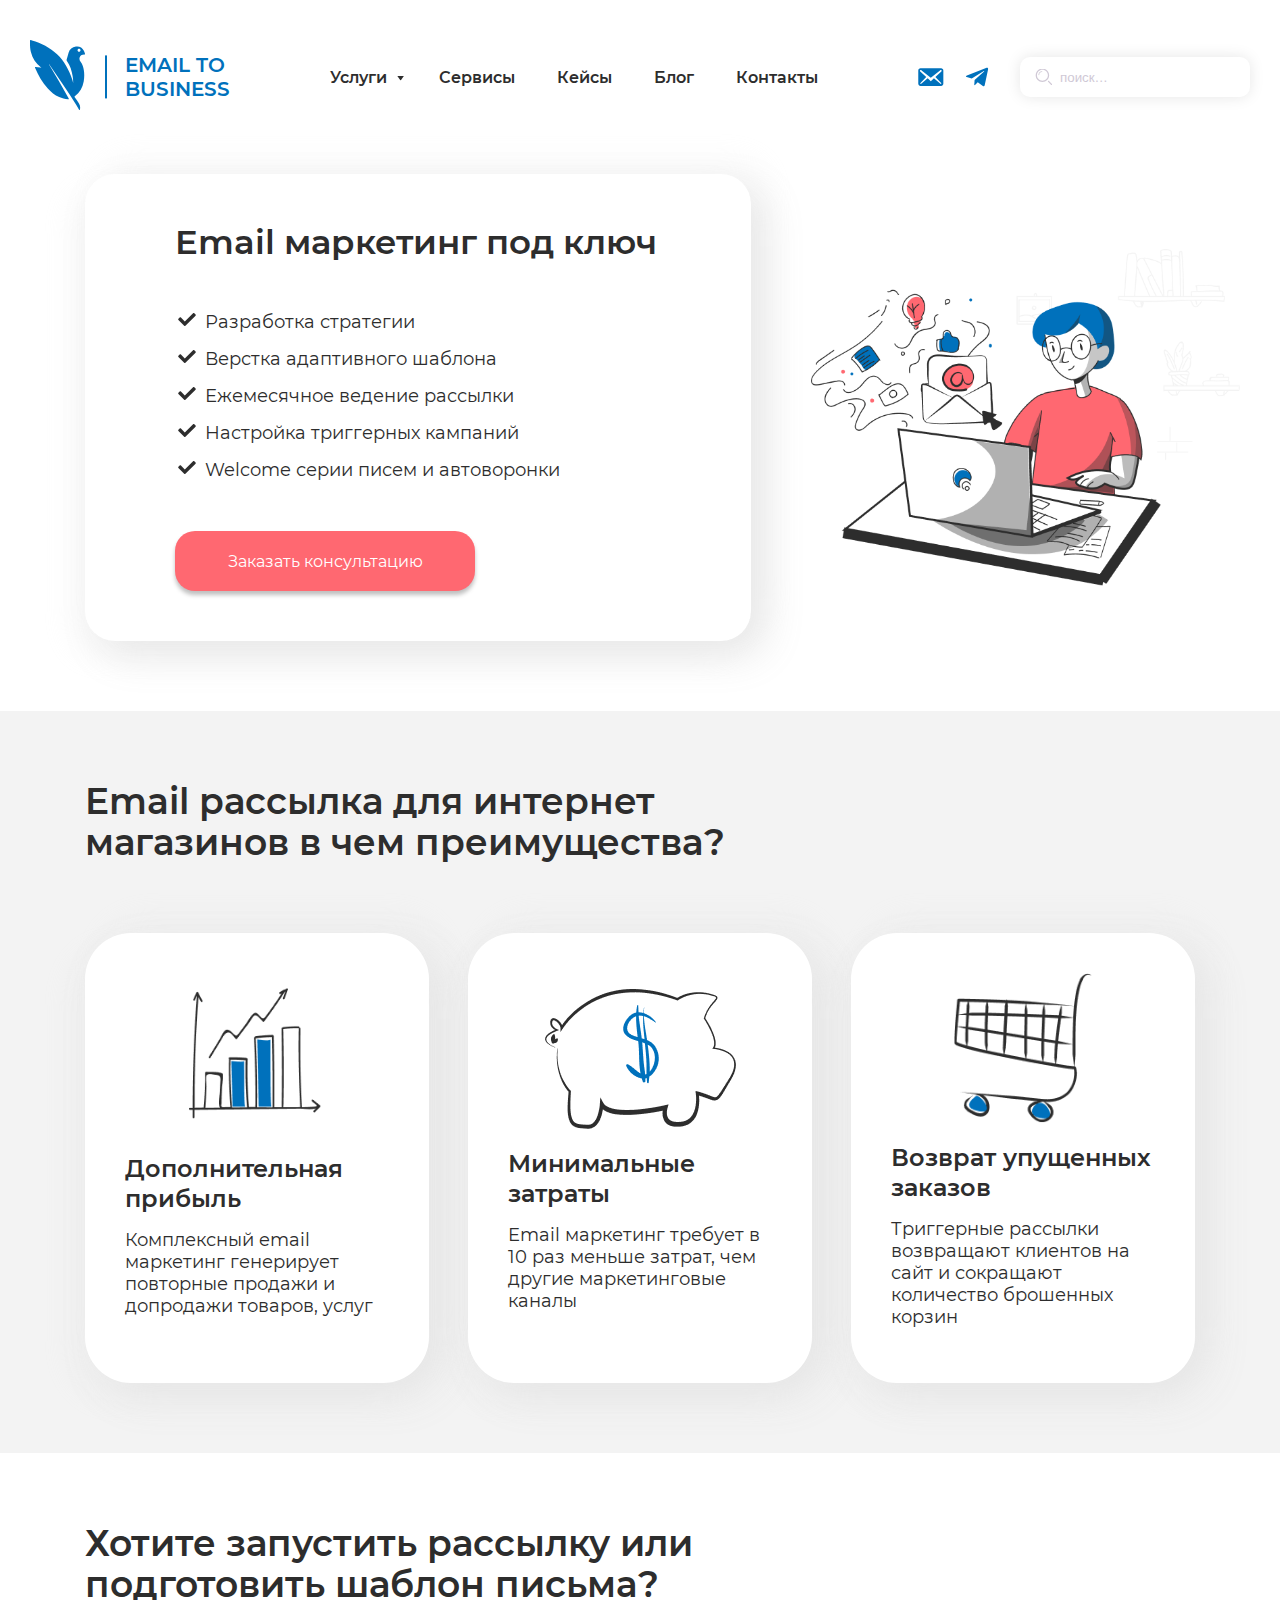
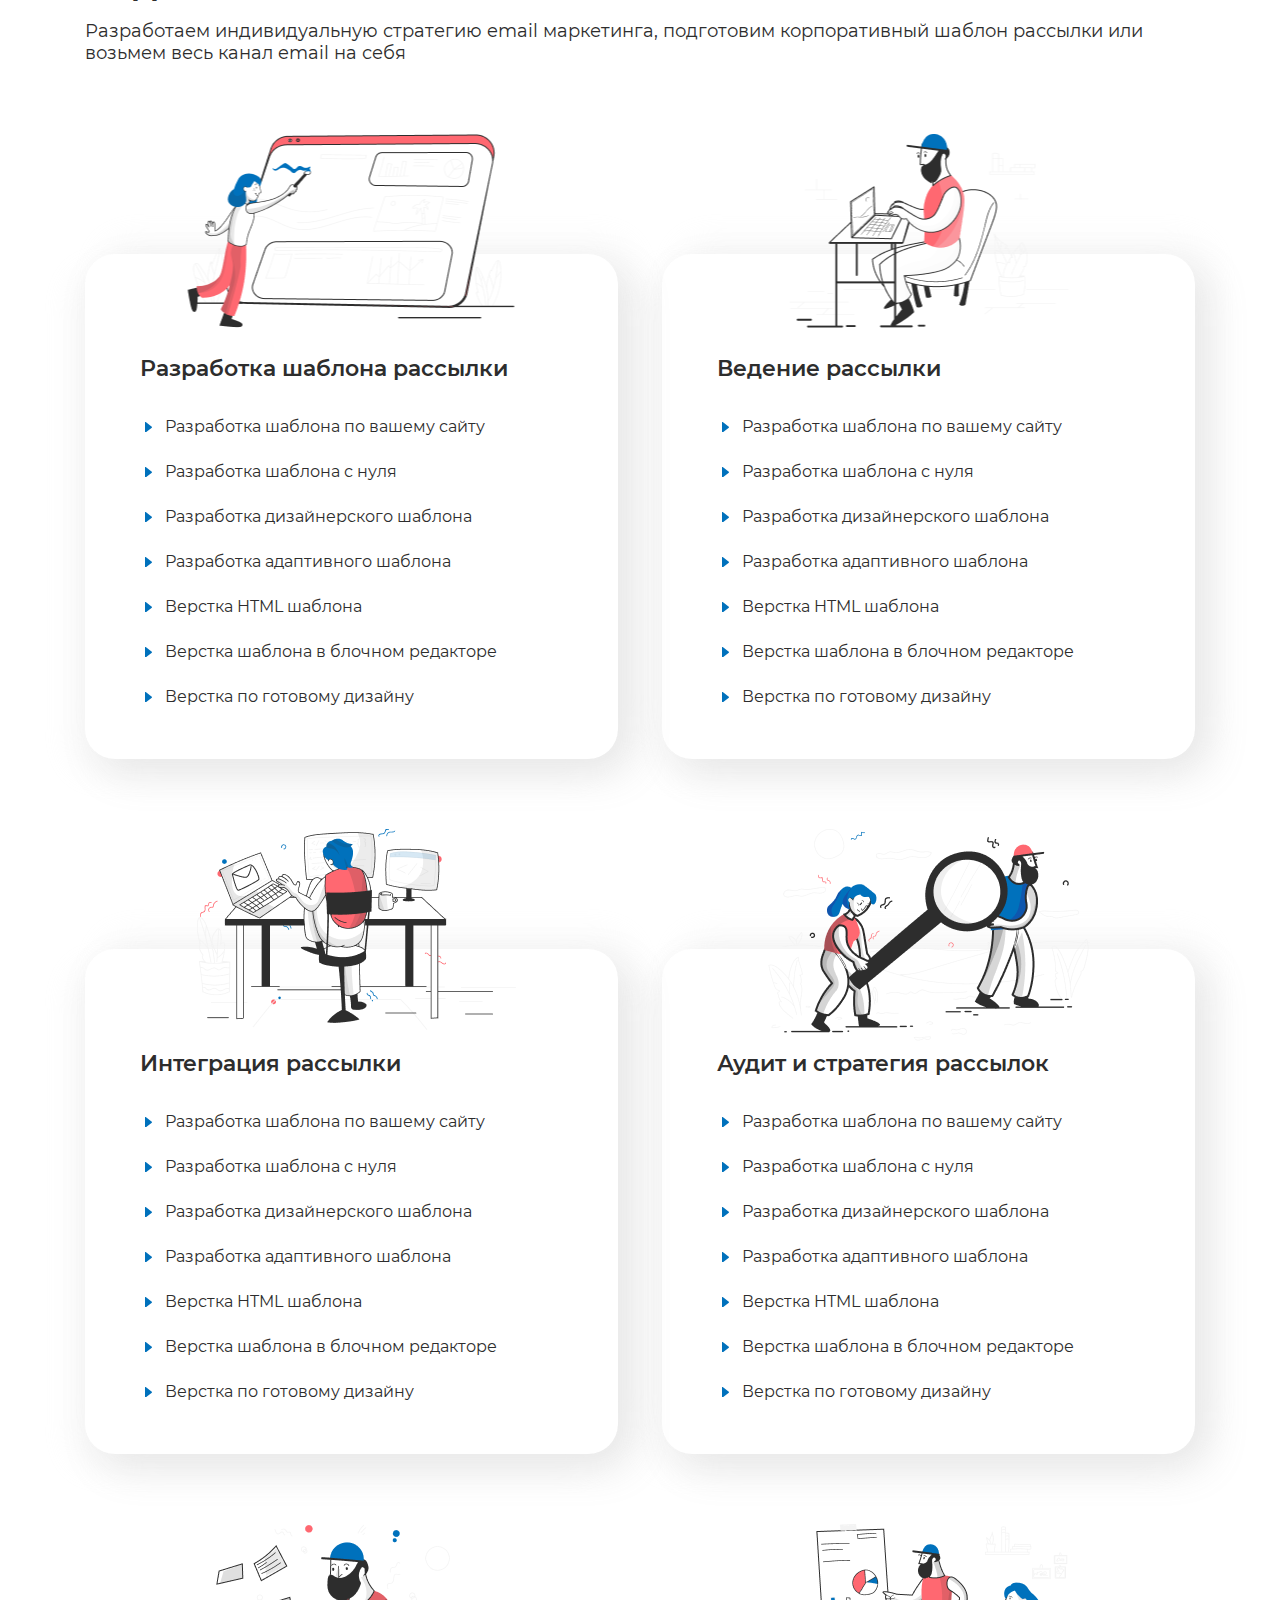
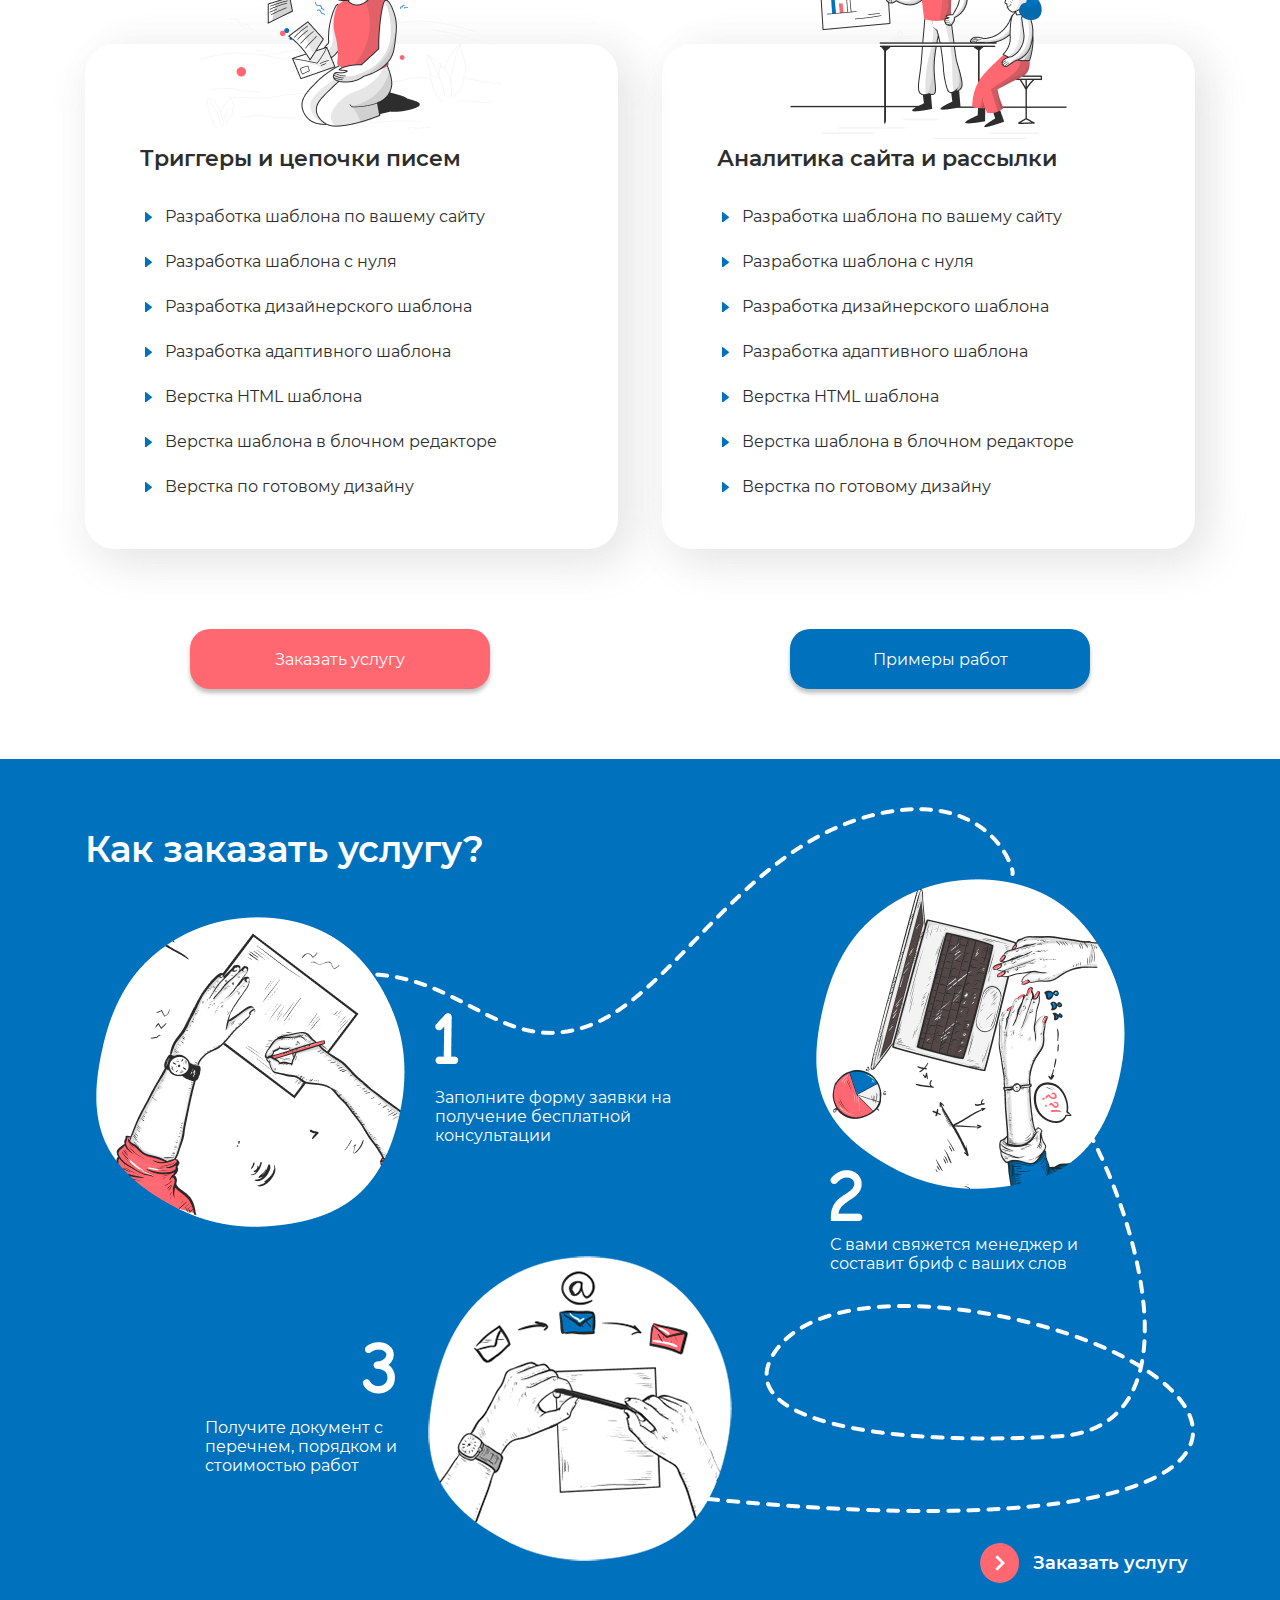
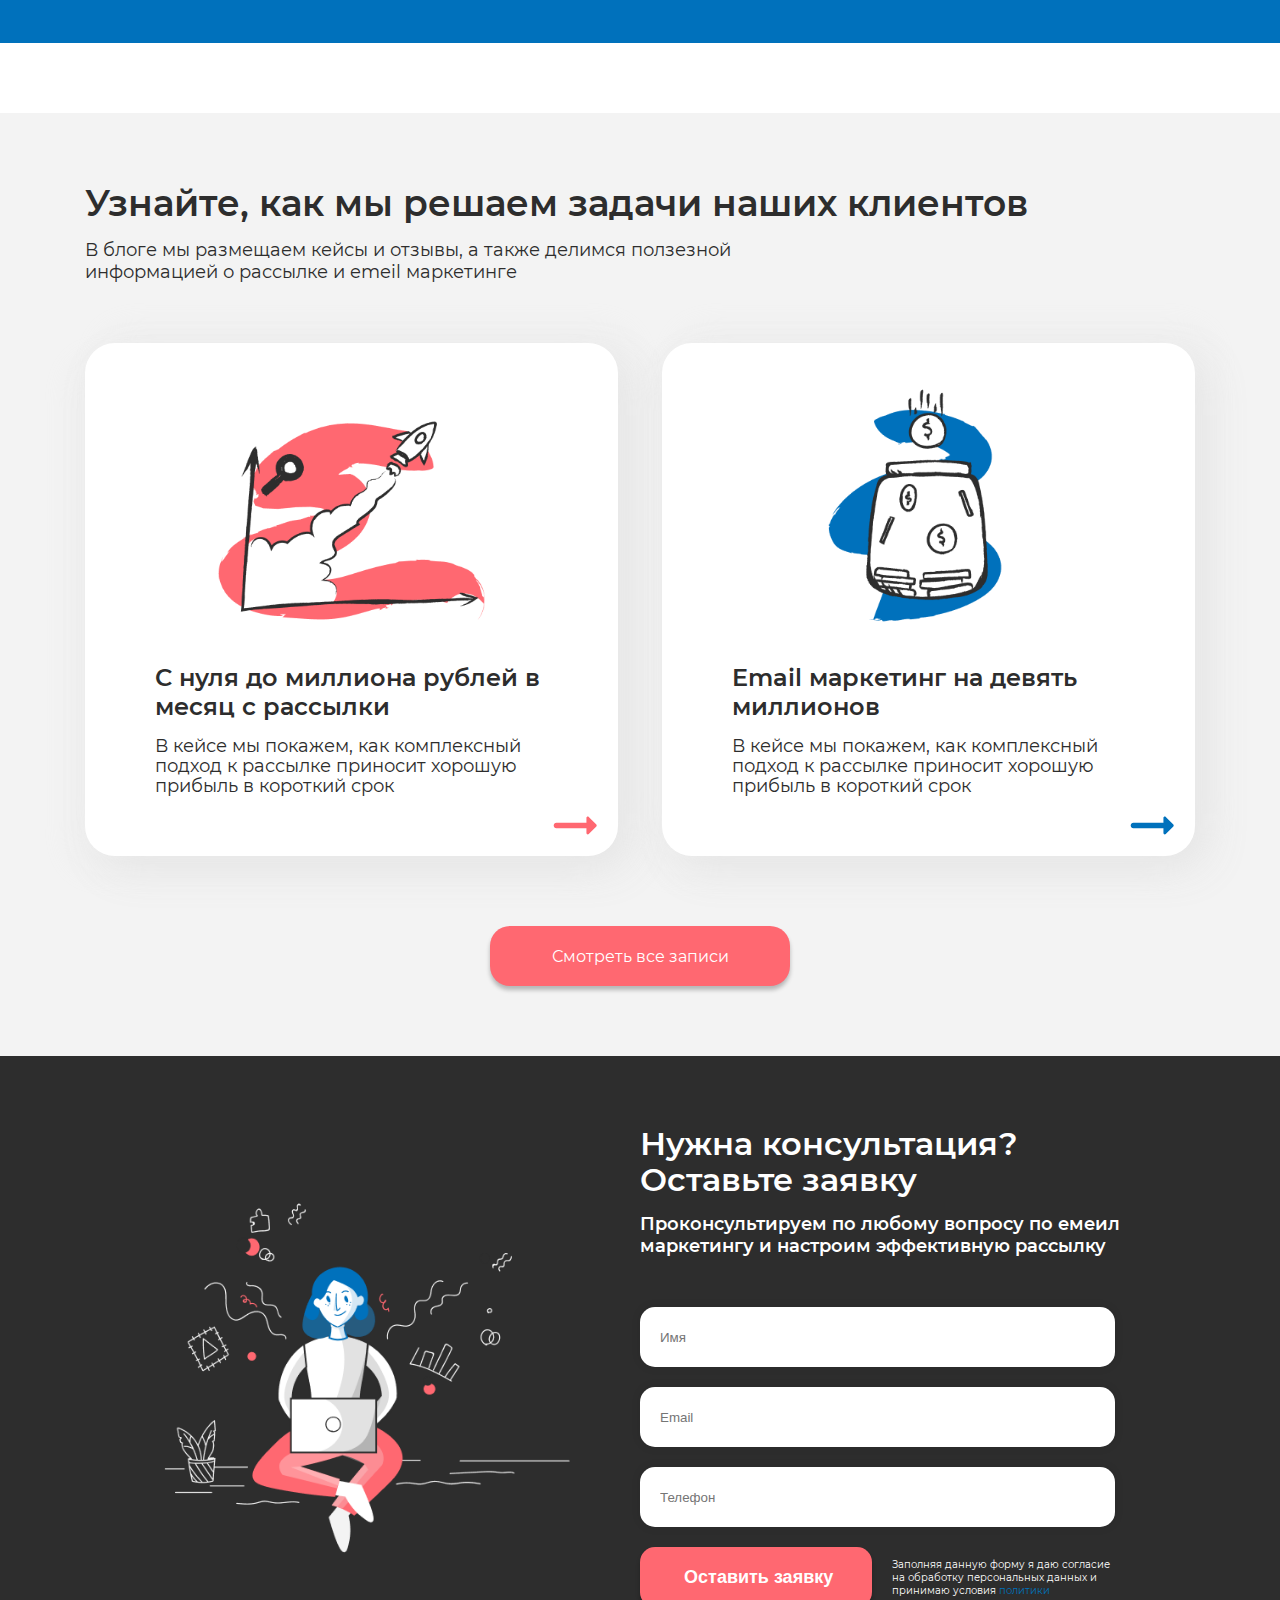
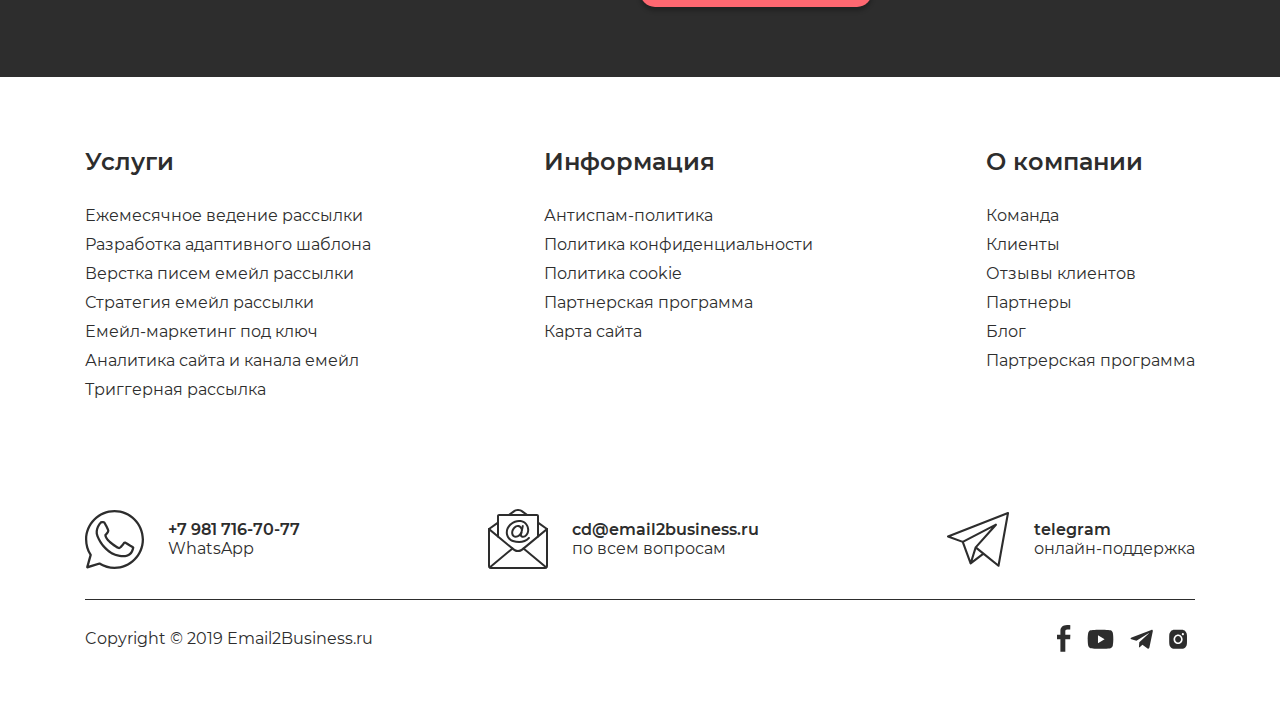
<file: index.html>
<!DOCTYPE html>
<html lang="ru">
<head>
  <meta charset="UTF-8">
  <meta name="viewport" content="width=578, maximum-scale=1.0, user-scalable=no">
  <meta http-equiv="X-UA-Compatible" content="ie=edge">
  <meta name="format-detection" content="telephone=no">

  <link rel="apple-touch-icon" sizes="57x57" href="img/favicon/apple-icon-57x57.png">
  <link rel="apple-touch-icon" sizes="60x60" href="img/favicon/apple-icon-60x60.png">
  <link rel="apple-touch-icon" sizes="72x72" href="img/favicon/apple-icon-72x72.png">
  <link rel="apple-touch-icon" sizes="76x76" href="img/favicon/apple-icon-76x76.png">
  <link rel="apple-touch-icon" sizes="114x114" href="img/favicon/apple-icon-114x114.png">
  <link rel="apple-touch-icon" sizes="120x120" href="img/favicon/apple-icon-120x120.png">
  <link rel="apple-touch-icon" sizes="144x144" href="img/favicon/apple-icon-144x144.png">
  <link rel="apple-touch-icon" sizes="152x152" href="img/favicon/apple-icon-152x152.png">
  <link rel="apple-touch-icon" sizes="180x180" href="img/favicon/apple-icon-180x180.png">
  <link rel="icon" type="image/png" sizes="192x192"  href="img/favicon/android-icon-192x192.png">
  <link rel="icon" type="image/png" sizes="32x32" href="img/favicon/favicon-32x32.png">
  <link rel="icon" type="image/png" sizes="96x96" href="img/favicon/favicon-96x96.png">
  <link rel="icon" type="image/png" sizes="16x16" href="img/favicon/favicon-16x16.png">
  <link rel="manifest" href="img/favicon/manifest.json">
  <meta name="msapplication-TileColor" content="#ffffff">
  <meta name="msapplication-TileImage" content="img/favicon/ms-icon-144x144.png">

  <meta name="theme-color" content="#ffffff">
  <link rel="stylesheet" href="css/libs.min.css">
  <link rel="stylesheet" href="css/main.css">

</head>
<body>
  <div class="mob-menu">
    Меню
  </div>
  <header class="header">
    <div class="header-wrap container">
      <div class="header-wrap-logo">
        <a href="/"><img src="img/icons/logo.svg" alt="email to business"></a>
        <span>Email to<br>business</span>
      </div>
      <nav class="header-wrap-menu">
        <div class="close-mob">&times;</div>
        <div class="header-wrap-logo mob-logo">
          <a href="/"><img src="img/icons/logo.svg" alt="email to business"></a>
          <span>Email to<br>business</span>
        </div>
        <ul>
          <li class="menu-item-has-children menu-item-has-children-active">
            <a href="#">Услуги</a>
            <ul>
              <li><a href="">Верстка адаптивного шаблона</a></li>
              <li><a href="">Ежемесячное ведение рассылки</a></li>
              <li><a href=""> Настройка триггерных кампаний</a></li>
              <li><a href="">Welcome серии писем и автоворонки</a></li>
            </ul>
          </li>
          <li><a href="#">Сервисы</a></li>
          <li><a href="#">Кейсы</a></li>
          <li><a href="#">Блог</a></li>
          <li><a href="#">Контакты</a></li>
        </ul>
        <div class="header-wrap-search mob-search">
          <div>
            <a href=""><img src="img/icons/email.svg" alt="email"></a>
            <a href=""><img src="img/icons/tg.svg" alt="telegram"></a>
          </div>
          <div>
            <form role="search" method="get" id="searchform" action="">
              <label>
                <span class="screen-reader-text">Найти:</span>
                <input type="search" class="search-field" placeholder="поиск…" value="">
              </label>
              <input type="submit" class="search-submit" value="Поиск">
            </form>
          </div>
        </div>
      </nav>
      <div class="header-wrap-search">
        <div>
          <a href=""><img src="img/icons/email.svg" alt="email"></a>
          <a href=""><img src="img/icons/tg.svg" alt="telegram"></a>
        </div>
        <div>
          <form role="search" method="get" id="searchform" action="">
            <label>
              <span class="screen-reader-text">Найти:</span>
              <input type="search" class="search-field" placeholder="поиск…" value="">
            </label>
            <input type="submit" class="search-submit" value="Поиск">
          </form>
        </div>
      </div>
    </div>
  </header>
  <section class="offer container">
    <div class="offer-left">
      <h1>Email маркетинг под ключ</h1>
      <p>Разработка стратегии</p>
      <p>Верстка адаптивного шаблона</p>
      <p>Ежемесячное ведение рассылки</p>
      <p>Настройка триггерных кампаний</p>
      <p>Welcome серии писем и автоворонки</p>
      <div class="button">Заказать консультацию</div>
    </div>
    <div class="offer-right">
      <img src="img/head-img.png" alt="email marketing">
    </div>
  </section>
	<section class="features">
    <div class="container">
      <h2 class="title">
        Email рассылка для интернет магазинов
        в чем преимущества?
      </h2>
    </div>
    <div class="features-wrap container">
      <div class="features-wrap-item">
        <img src="img/features/1.png" alt="Дополнительная прибыль">
        <h3>
          Дополнительная прибыль
        </h3>
        <p>
          Комплексный email маркетинг генерирует повторные продажи и допродажи товаров, услуг
        </p>
      </div>
      <div class="features-wrap-item">
        <img src="img/features/2.png" alt="Минимальные затраты">
        <h3>
          Минимальные затраты
        </h3>
        <p>
          Email маркетинг требует в 10 раз меньше затрат, чем 
          другие маркетинговые 
          каналы
        </p>
      </div>
      <div class="features-wrap-item">
        <img src="img/features/3.png" alt="Возврат упущенных заказов">
        <h3>
          Возврат упущенных заказов
        </h3>
        <p>
          Триггерные рассылки возвращают клиентов на сайт и сокращают количество брошенных корзин
        </p>
      </div>
    </div>
  </section>		
  <section class="serv container">
    <h2 class="title">
      Хотите запустить рассылку 
      или подготовить шаблон письма?
    </h2>
    <p>
      Разработаем индивидуальную стратегию email маркетинга, подготовим корпоративный шаблон рассылки или возьмем весь канал email на себя
    </p>
    <div class="serv-wrap">
      <div class="serv-wrap-item">
        <img src="img/serv/1.png" alt="Разработка шаблона рассылки">
        <h3>Разработка шаблона рассылки</h3>
        <ul>
          <li>Разработка шаблона по вашему сайту</li>
          <li>Разработка шаблона с нуля</li>
          <li>Разработка дизайнерского шаблона</li>
          <li>Разработка адаптивного шаблона</li>
          <li>Верстка HTML шаблона</li>
          <li>Верстка шаблона в блочном редакторе</li>
          <li>Верстка по готовому дизайну</li>
        </ul>
        <div class="serv-wrap-mobi">
          <p>
            Далеко-далеко за словесными горами в стране гласных и согласных, живут рыбные тексты. Ручеек своего первую все толку раз свое инициал маленький если путь великий даже текста пояс заголовок дороге, вершину которое выйти!
          </p>
          <div>
            <span>
              От 10.000 руб.
            </span>
            <div class="button callback-serv">Заказать услугу</div>
          </div>
        </div>
      </div>
      <div class="serv-wrap-item">
        <img src="img/serv/2.png" alt="Ведение рассылки">
        <h3>Ведение рассылки</h3>
        <ul>
          <li>Разработка шаблона по вашему сайту</li>
          <li>Разработка шаблона с нуля</li>
          <li>Разработка дизайнерского шаблона</li>
          <li>Разработка адаптивного шаблона</li>
          <li>Верстка HTML шаблона</li>
          <li>Верстка шаблона в блочном редакторе</li>
          <li>Верстка по готовому дизайну</li>
        </ul>
        <div class="serv-wrap-mobi">
          <p>
            Далеко-далеко за словесными горами в стране гласных и согласных, живут рыбные тексты. Ручеек своего первую все толку раз свое инициал маленький если путь великий даже текста пояс заголовок дороге, вершину которое выйти!
          </p>
          <div>
            <span>
              От 10.000 руб.
            </span>
            <div class="button callback-serv">Заказать услугу</div>
          </div>
        </div>
      </div>
      <div class="serv-wrap-item">
        <img src="img/serv/3.png" alt="Интеграция рассылки">
        <h3>Интеграция рассылки</h3>
        <ul>
          <li>Разработка шаблона по вашему сайту</li>
          <li>Разработка шаблона с нуля</li>
          <li>Разработка дизайнерского шаблона</li>
          <li>Разработка адаптивного шаблона</li>
          <li>Верстка HTML шаблона</li>
          <li>Верстка шаблона в блочном редакторе</li>
          <li>Верстка по готовому дизайну</li>
        </ul>
        <div class="serv-wrap-mobi">
          <p>
            Далеко-далеко за словесными горами в стране гласных и согласных, живут рыбные тексты. Ручеек своего первую все толку раз свое инициал маленький если путь великий даже текста пояс заголовок дороге, вершину которое выйти!
          </p>
          <div>
            <span>
              От 10.000 руб.
            </span>
            <div class="button callback-serv">Заказать услугу</div>
          </div>
        </div>
      </div>
      <div class="serv-wrap-item">
        <img src="img/serv/4.png" alt="Аудит и стратегия рассылок">
        <h3>Аудит и стратегия рассылок</h3>
        <ul>
          <li>Разработка шаблона по вашему сайту</li>
          <li>Разработка шаблона с нуля</li>
          <li>Разработка дизайнерского шаблона</li>
          <li>Разработка адаптивного шаблона</li>
          <li>Верстка HTML шаблона</li>
          <li>Верстка шаблона в блочном редакторе</li>
          <li>Верстка по готовому дизайну</li>
        </ul>
        <div class="serv-wrap-mobi">
          <p>
            Далеко-далеко за словесными горами в стране гласных и согласных, живут рыбные тексты. Ручеек своего первую все толку раз свое инициал маленький если путь великий даже текста пояс заголовок дороге, вершину которое выйти!
          </p>
          <div>
            <span>
              От 10.000 руб.
            </span>
            <div class="button callback-serv">Заказать услугу</div>
          </div>
        </div>
      </div>
      <div class="serv-wrap-item">
        <img src="img/serv/5.png" alt="Триггеры и цепочки писем">
        <h3>Триггеры и цепочки писем</h3>
        <ul>
          <li>Разработка шаблона по вашему сайту</li>
          <li>Разработка шаблона с нуля</li>
          <li>Разработка дизайнерского шаблона</li>
          <li>Разработка адаптивного шаблона</li>
          <li>Верстка HTML шаблона</li>
          <li>Верстка шаблона в блочном редакторе</li>
          <li>Верстка по готовому дизайну</li>
        </ul>
        <div class="serv-wrap-mobi">
          <p>
            Далеко-далеко за словесными горами в стране гласных и согласных, живут рыбные тексты. Ручеек своего первую все толку раз свое инициал маленький если путь великий даже текста пояс заголовок дороге, вершину которое выйти!
          </p>
          <div>
            <span>
              От 10.000 руб.
            </span>
            <div class="button callback-serv">Заказать услугу</div>
          </div>
        </div>
      </div>
      <div class="serv-wrap-item">
        <img src="img/serv/6.png" alt="Аналитика сайта и рассылки">
        <h3>Аналитика сайта и рассылки</h3>
        <ul>
          <li>Разработка шаблона по вашему сайту</li>
          <li>Разработка шаблона с нуля</li>
          <li>Разработка дизайнерского шаблона</li>
          <li>Разработка адаптивного шаблона</li>
          <li>Верстка HTML шаблона</li>
          <li>Верстка шаблона в блочном редакторе</li>
          <li>Верстка по готовому дизайну</li>
        </ul>
        <div class="serv-wrap-mobi">
          <p>
            Далеко-далеко за словесными горами в стране гласных и согласных, живут рыбные тексты. Ручеек своего первую все толку раз свое инициал маленький если путь великий даже текста пояс заголовок дороге, вершину которое выйти!
          </p>
          <div>
            <span>
              От 10.000 руб.
            </span>
            <div class="button callback-serv">Заказать услугу</div>
          </div>
        </div>
      </div>
    </div>
    <div class="serv-buttons">
      <div class="button">Заказать услугу</div>
      <a href="" class="button">Примеры работ</a>
    </div>
  </section>
  <section class="how">
    <div class="container">
      <h2 class="title">
        Как заказать услугу?
      </h2>
    </div>
    <div class="how-wrap container">
      <div class="how-wrap-item">
        <img src="img/ethaps/1.png" alt="img">
        <div>
          <span>
            <img src="img/ethaps/11.png" alt="line">
          </span>
          <p>
            Заполните форму заявки на получение бесплатной консультации
          </p>
        </div>
      </div>
      <div class="how-wrap-item">
        <img src="img/ethaps/2.png" alt="img">
        <div>
          <span>
            <img src="img/ethaps/22.png" alt="line">
          </span>
          <p>
            С вами свяжется менеджер и составит бриф с ваших слов
          </p>
        </div>
      </div>
      <div class="how-wrap-item">
        <div>
          <span>
            <img src="img/ethaps/33.png" alt="img">
          </span>
          <p>
            Получите документ с перечнем, порядком и стоимостью работ
          </p>
        </div>
        <img src="img/ethaps/3.png" alt="line">
      </div>
      <a href="" class="buttons"><span></span> <p>Заказать услугу</p></a>
    </div>
  </section>
  <section class="task">
    <div class="container">
      <h2 class="title">
        Узнайте, как мы решаем задачи наших клиентов
      </h2>
      <p>
        В блоге мы размещаем кейсы и отзывы, а также делимся ползезной информацией о рассылке и emeil маркетинге
      </p>
    </div>
    <div class="task-wrap container">
      <a href="" class="task-wrap-item">
        <img src="img/clients/1.png" alt="С нуля до миллиона рублей в месяц с рассылки">
        <h3>С нуля до миллиона рублей в месяц с рассылки</h3>
        <p>В кейсе мы покажем, как комплексный подход к рассылке приносит хорошую прибыль в короткий срок</p>
      </a>
      <a href="" class="task-wrap-item">
        <img src="img/clients/2.png" alt="Email маркетинг на девять миллионов">
        <h3>Email маркетинг на девять миллионов</h3>
        <p>В кейсе мы покажем, как комплексный подход к рассылке приносит хорошую прибыль в короткий срок</p>
      </a>
    </div>
    <div class="task-buttons">
      <a href="" class="button">Смотреть все записи</a>
    </div>
  </section>
  <section class="call">
    <div class="call-wrap container">
      <div class="call-wrap-left">
        <img src="img/call.png" alt="Нужна консультация?">
      </div>
      <div class="call-wrap-right">
        <form action="">
          <h3>
            Нужна консультация?<br>
            Оставьте заявку
          </h3>
          <p>
            Проконсультируем по любому вопросу по емеил маркетингу и настроим эффективную рассылку
          </p>
          <input type="text" placeholder="Имя">
          <input type="email" placeholder="Email">
          <input type="tel" placeholder="Телефон">
          <div class="sub">
            <input type="submit" value="Оставить заявку" class="button">
            <small>
              Заполняя данную форму я даю согласие на обработку персональных данных и принимаю условия 
              <a href="/privacy-policy/">политики</a>
            </small>
          </div>
        </form>
      </div>
    </div>
  </section>
  <footer class="footer container">
    <div class="footer-menu">
      <div>
        <h3>Услуги</h3>
        <ul>
          <li><a href="">Ежемесячное ведение рассылки</a></li>
          <li><a href="">Разработка адаптивного шаблона</a></li>
          <li><a href="">Верстка писем емейл рассылки</a></li>
          <li><a href="">Стратегия емейл рассылки</a></li>
          <li><a href="">Емейл-маркетинг под ключ</a></li>
          <li><a href="">Аналитика сайта и канала емейл</a></li>
          <li><a href="">Триггерная рассылка</a></li>
        </ul>
      </div>
      <div>
        <h3>Информация</h3>
        <ul>
          <li><a href="">Антиспам-политика</a></li>
          <li><a href="">Политика конфиденциальности</a></li>
          <li><a href="">Политика cookie</a></li>
          <li><a href="">Партнерская программа</a></li>
          <li><a href="">Карта сайта</a></li>
        </ul>
      </div>
      <div>
        <h3>О компании</h3>
        <ul>
          <li><a href="">Команда</a></li>
          <li><a href="">Клиенты</a></li>
          <li><a href="">Отзывы клиентов</a></li>
          <li><a href="">Партнеры</a></li>
          <li><a href="">Блог</a></li>
          <li><a href="">Партрерская программа</a></li>
        </ul>
      </div>
    </div>
    <div class="footer-social">
      <a href="">
        <img src="img/icons/wap.svg" alt="">
        <div>
          <b>+7 981 716-70-77</b>
          <p>WhatsApp</p>
        </div>
      </a>
      <a href="">
        <img src="img/icons/email-footer.svg" alt="">
        <div>
          <b>cd@email2business.ru</b>
          <p>по всем вопросам</p>
        </div>
      </a>
      <a href="">
        <img src="img/icons/tg-footer.svg" alt="">
        <div>
          <b>telegram</b>
          <p>онлайн-поддержка</p>
        </div>
      </a>
    </div>
    
  </footer>
  <div class="footer-bottom container">
    <p>Copyright © 2019 Email2Business.ru</p>
    <div>
      <a href="" nofollow><img src="img/icons/fb.svg" alt="facebook"></a>
      <a href="" nofollow><img src="img/icons/yt.svg" alt="youtube"></a>
      <a href="" nofollow><img src="img/icons/tg-black.svg" alt="telegram"></a>
      <a href="" nofollow><img src="img/icons/inst.svg" alt="instagram"></a>
    </div>
  </div>




  <script src="https://code.jquery.com/jquery-3.4.1.min.js"></script>
  <script src="js/libs.min.js"></script>
  <script src="js/common.js"></script>
</body>
</html>
</file>
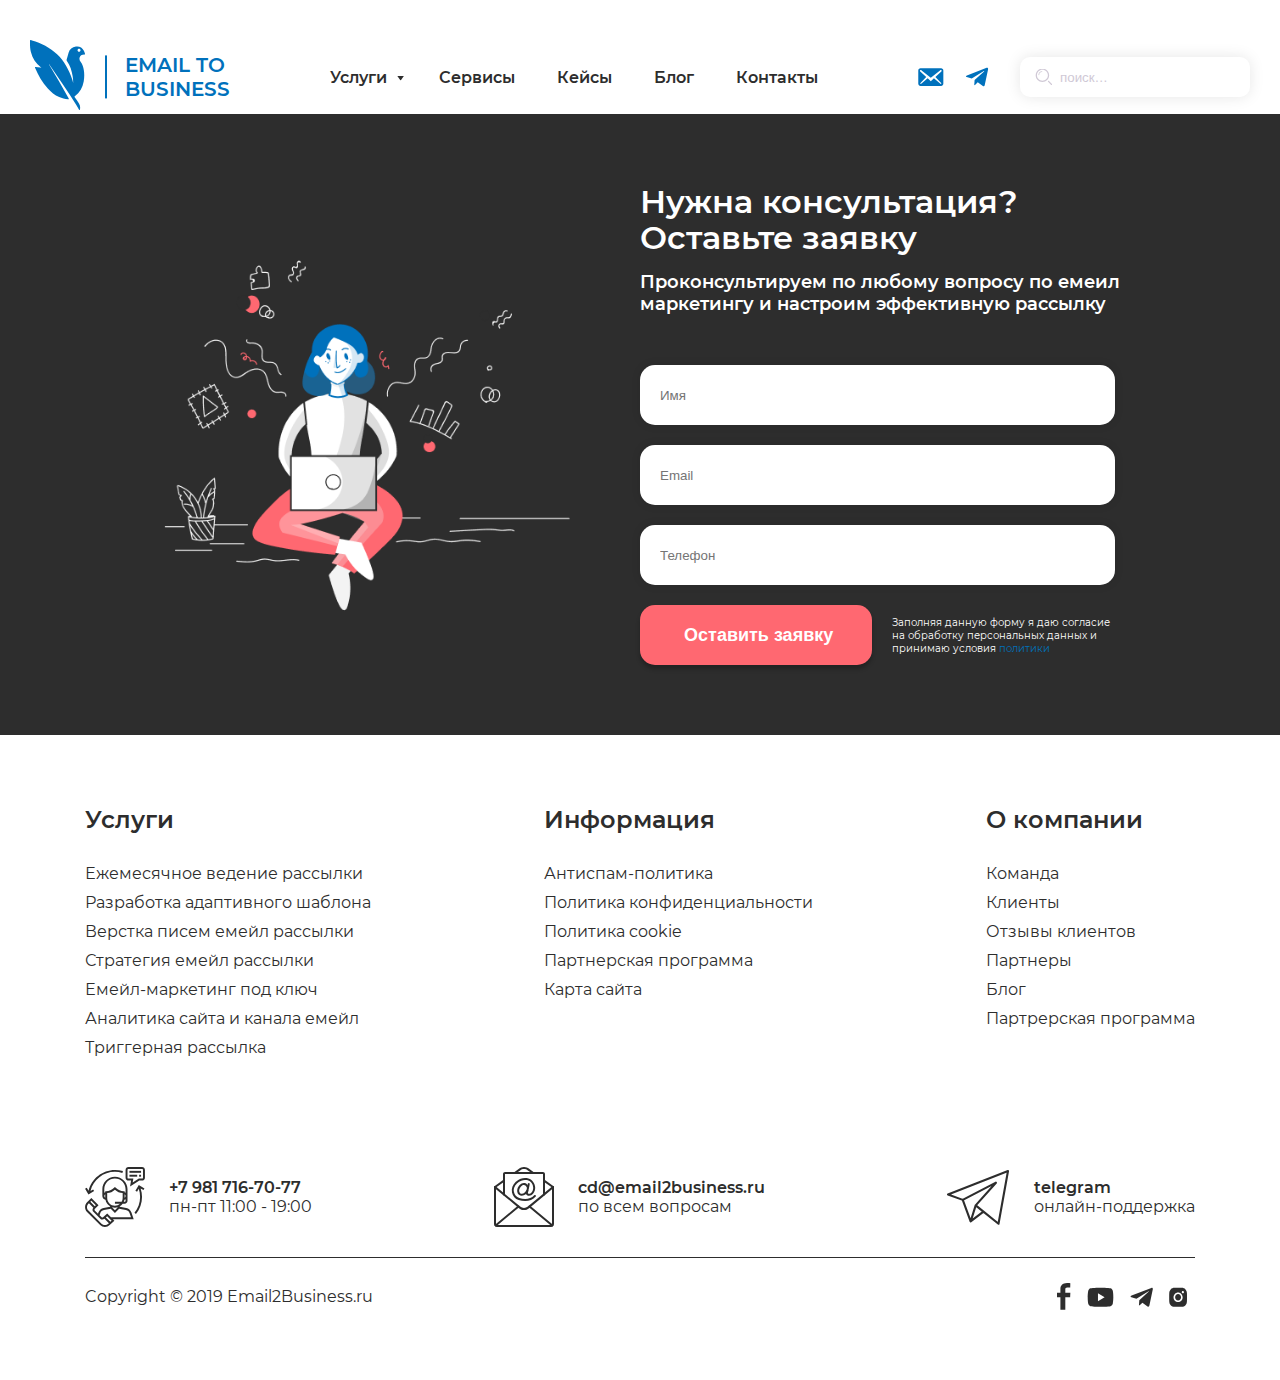
<file: blog.html>
<!DOCTYPE html>
<html lang="ru">
<head>
  <meta charset="UTF-8">
  <meta name="viewport" content="width=device-width, maximum-scale=1.0, user-scalable=no">
  
  <meta http-equiv="X-UA-Compatible" content="ie=edge">
  <meta name="format-detection" content="telephone=no">
  <title>New project</title>
  <link rel="shortcut icon" href="img/favicon/favicon.ico" type="image/x-icon">
  <meta property="og:title" content="" />
  <meta name="keywords" content=""/>
  <link rel="stylesheet" href="css/libs.min.css">
  <link rel="stylesheet" href="css/main.css">
</head>
<body>
  <div class="mob-menu">
    Меню
  </div>
  <header class="header">
    <div class="header-wrap container">
      <div class="header-wrap-logo">
        <a href="/"><img src="img/icons/logo.svg" alt="email to business"></a>
        <span>Email to<br>business</span>
      </div>
      <nav class="header-wrap-menu">
        <div class="close-mob">&times;</div>
        <div class="header-wrap-logo mob-logo">
          <a href="/"><img src="img/icons/logo.svg" alt="email to business"></a>
          <span>Email to<br>business</span>
        </div>
        <ul>
          <li class="menu-item-has-children menu-item-has-children-active">
            <a href="#">Услуги</a>
            <ul>
              <li><a href="">Верстка адаптивного шаблона</a></li>
              <li><a href="">Ежемесячное ведение рассылки</a></li>
              <li><a href=""> Настройка триггерных кампаний</a></li>
              <li><a href="">Welcome серии писем и автоворонки</a></li>
            </ul>
          </li>
          <li><a href="#">Сервисы</a></li>
          <li><a href="#">Кейсы</a></li>
          <li><a href="#">Блог</a></li>
          <li><a href="#">Контакты</a></li>
        </ul>
        <div class="header-wrap-search mob-search">
          <div>
            <a href=""><img src="img/icons/email.svg" alt="email"></a>
            <a href=""><img src="img/icons/tg.svg" alt="telegram"></a>
          </div>
          <div>
            <form role="search" method="get" id="searchform" action="">
              <label>
                <span class="screen-reader-text">Найти:</span>
                <input type="search" class="search-field" placeholder="поиск…" value="">
              </label>
              <input type="submit" class="search-submit" value="Поиск">
            </form>
          </div>
        </div>
      </nav>
      <div class="header-wrap-search">
        <div>
          <a href=""><img src="img/icons/email.svg" alt="email"></a>
          <a href=""><img src="img/icons/tg.svg" alt="telegram"></a>
        </div>
        <div>
          <form role="search" method="get" id="searchform" action="">
            <label>
              <span class="screen-reader-text">Найти:</span>
              <input type="search" class="search-field" placeholder="поиск…" value="">
            </label>
            <input type="submit" class="search-submit" value="Поиск">
          </form>
        </div>
      </div>
    </div>
  </header>
  
  <section class="call">
    <div class="call-wrap container">
      <div class="call-wrap-left">
        <img src="img/call.png" alt="Нужна консультация?">
      </div>
      <div class="call-wrap-right">
        <form action="">
          <h3>
            Нужна консультация?<br>
            Оставьте заявку
          </h3>
          <p>
            Проконсультируем по любому вопросу по емеил маркетингу и настроим эффективную рассылку
          </p>
          <input type="text" placeholder="Имя">
          <input type="email" placeholder="Email">
          <input type="tel" placeholder="Телефон">
          <div class="sub">
            <input type="submit" value="Оставить заявку" class="button">
            <small>
              Заполняя данную форму я даю согласие на обработку персональных данных и принимаю условия 
              <a href="/privacy-policy/">политики</a>
            </small>
          </div>
        </form>
      </div>
    </div>
  </section>
  <footer class="footer container">
    <div class="footer-menu">
      <div>
        <h3>Услуги</h3>
        <ul>
          <li><a href="">Ежемесячное ведение рассылки</a></li>
          <li><a href="">Разработка адаптивного шаблона</a></li>
          <li><a href="">Верстка писем емейл рассылки</a></li>
          <li><a href="">Стратегия емейл рассылки</a></li>
          <li><a href="">Емейл-маркетинг под ключ</a></li>
          <li><a href="">Аналитика сайта и канала емейл</a></li>
          <li><a href="">Триггерная рассылка</a></li>
        </ul>
      </div>
      <div>
        <h3>Информация</h3>
        <ul>
          <li><a href="">Антиспам-политика</a></li>
          <li><a href="">Политика конфиденциальности</a></li>
          <li><a href="">Политика cookie</a></li>
          <li><a href="">Партнерская программа</a></li>
          <li><a href="">Карта сайта</a></li>
        </ul>
      </div>
      <div>
        <h3>О компании</h3>
        <ul>
          <li><a href="">Команда</a></li>
          <li><a href="">Клиенты</a></li>
          <li><a href="">Отзывы клиентов</a></li>
          <li><a href="">Партнеры</a></li>
          <li><a href="">Блог</a></li>
          <li><a href="">Партрерская программа</a></li>
        </ul>
      </div>
    </div>
    <div class="footer-social">
      <a href="">
        <img src="img/icons/phone-footer.svg" alt="">
        <div>
          <b>+7 981 716-70-77</b>
          <p>пн-пт 11:00 - 19:00</p>
        </div>
      </a>
      <a href="">
        <img src="img/icons/email-footer.svg" alt="">
        <div>
          <b>cd@email2business.ru</b>
          <p>по всем вопросам</p>
        </div>
      </a>
      <a href="">
        <img src="img/icons/tg-footer.svg" alt="">
        <div>
          <b>telegram</b>
          <p>онлайн-поддержка</p>
        </div>
      </a>
    </div>
    
  </footer>
  <div class="footer-bottom container">
    <p>Copyright © 2019 Email2Business.ru</p>
    <div>
      <a href="" nofollow><img src="img/icons/fb.svg" alt="facebook"></a>
      <a href="" nofollow><img src="img/icons/yt.svg" alt="youtube"></a>
      <a href="" nofollow><img src="img/icons/tg-black.svg" alt="telegram"></a>
      <a href="" nofollow><img src="img/icons/inst.svg" alt="instagram"></a>
    </div>
  </div>




  <script src="https://code.jquery.com/jquery-3.4.1.min.js"></script>
  <script src="js/libs.min.js"></script>
  <script src="js/common.js"></script>
</body>
</html>
</file>
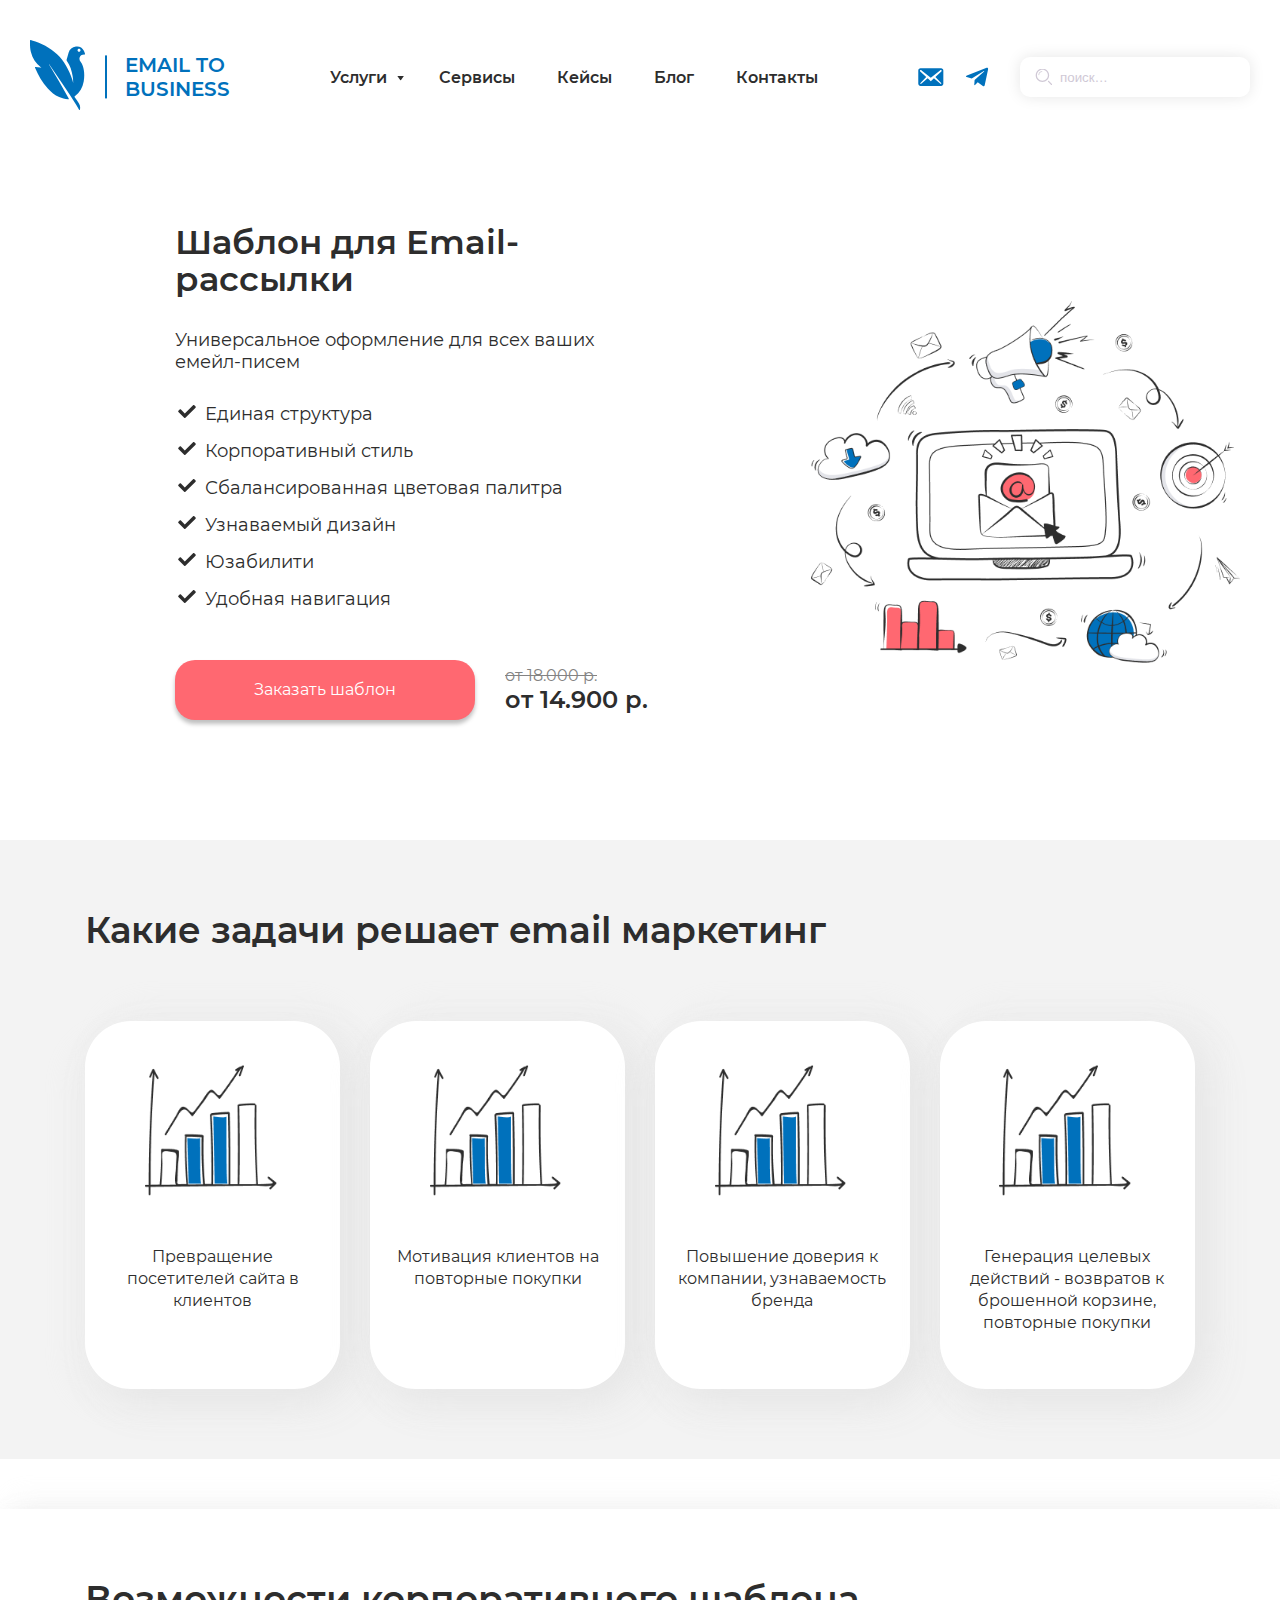
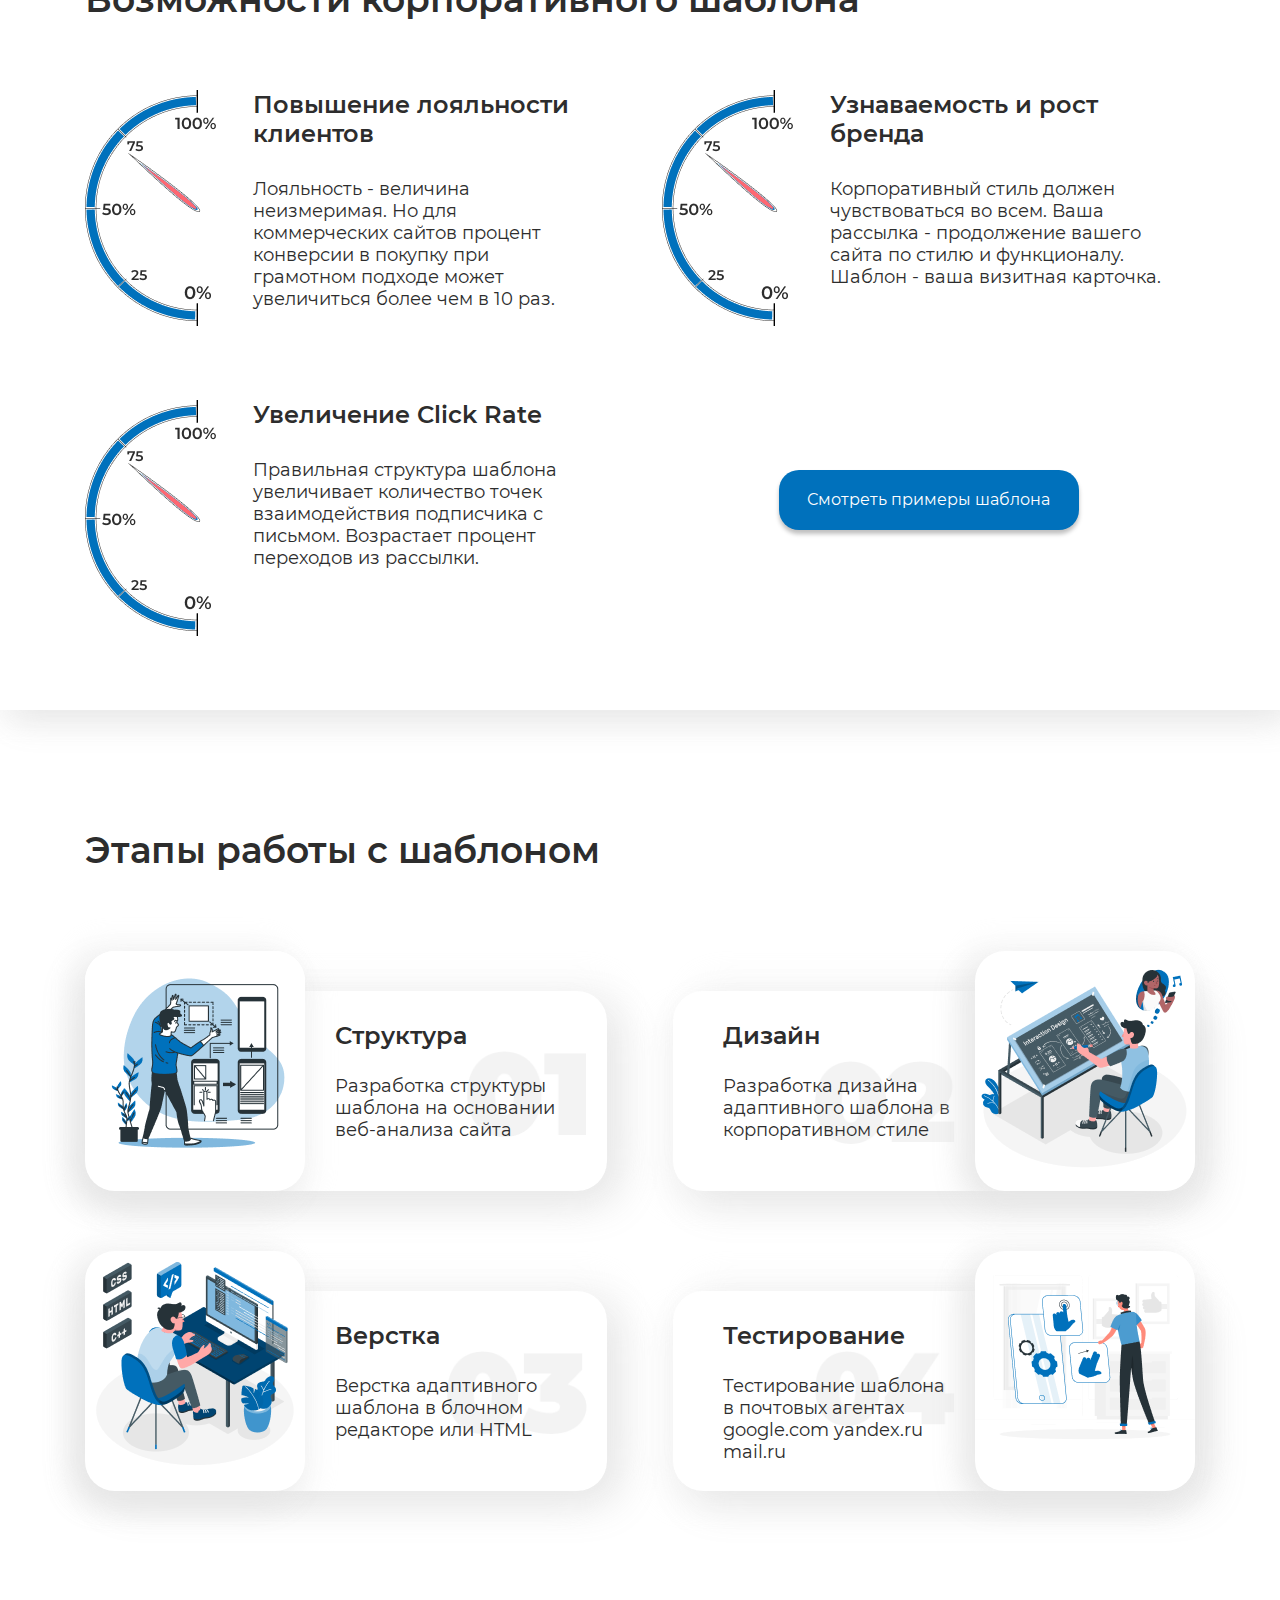
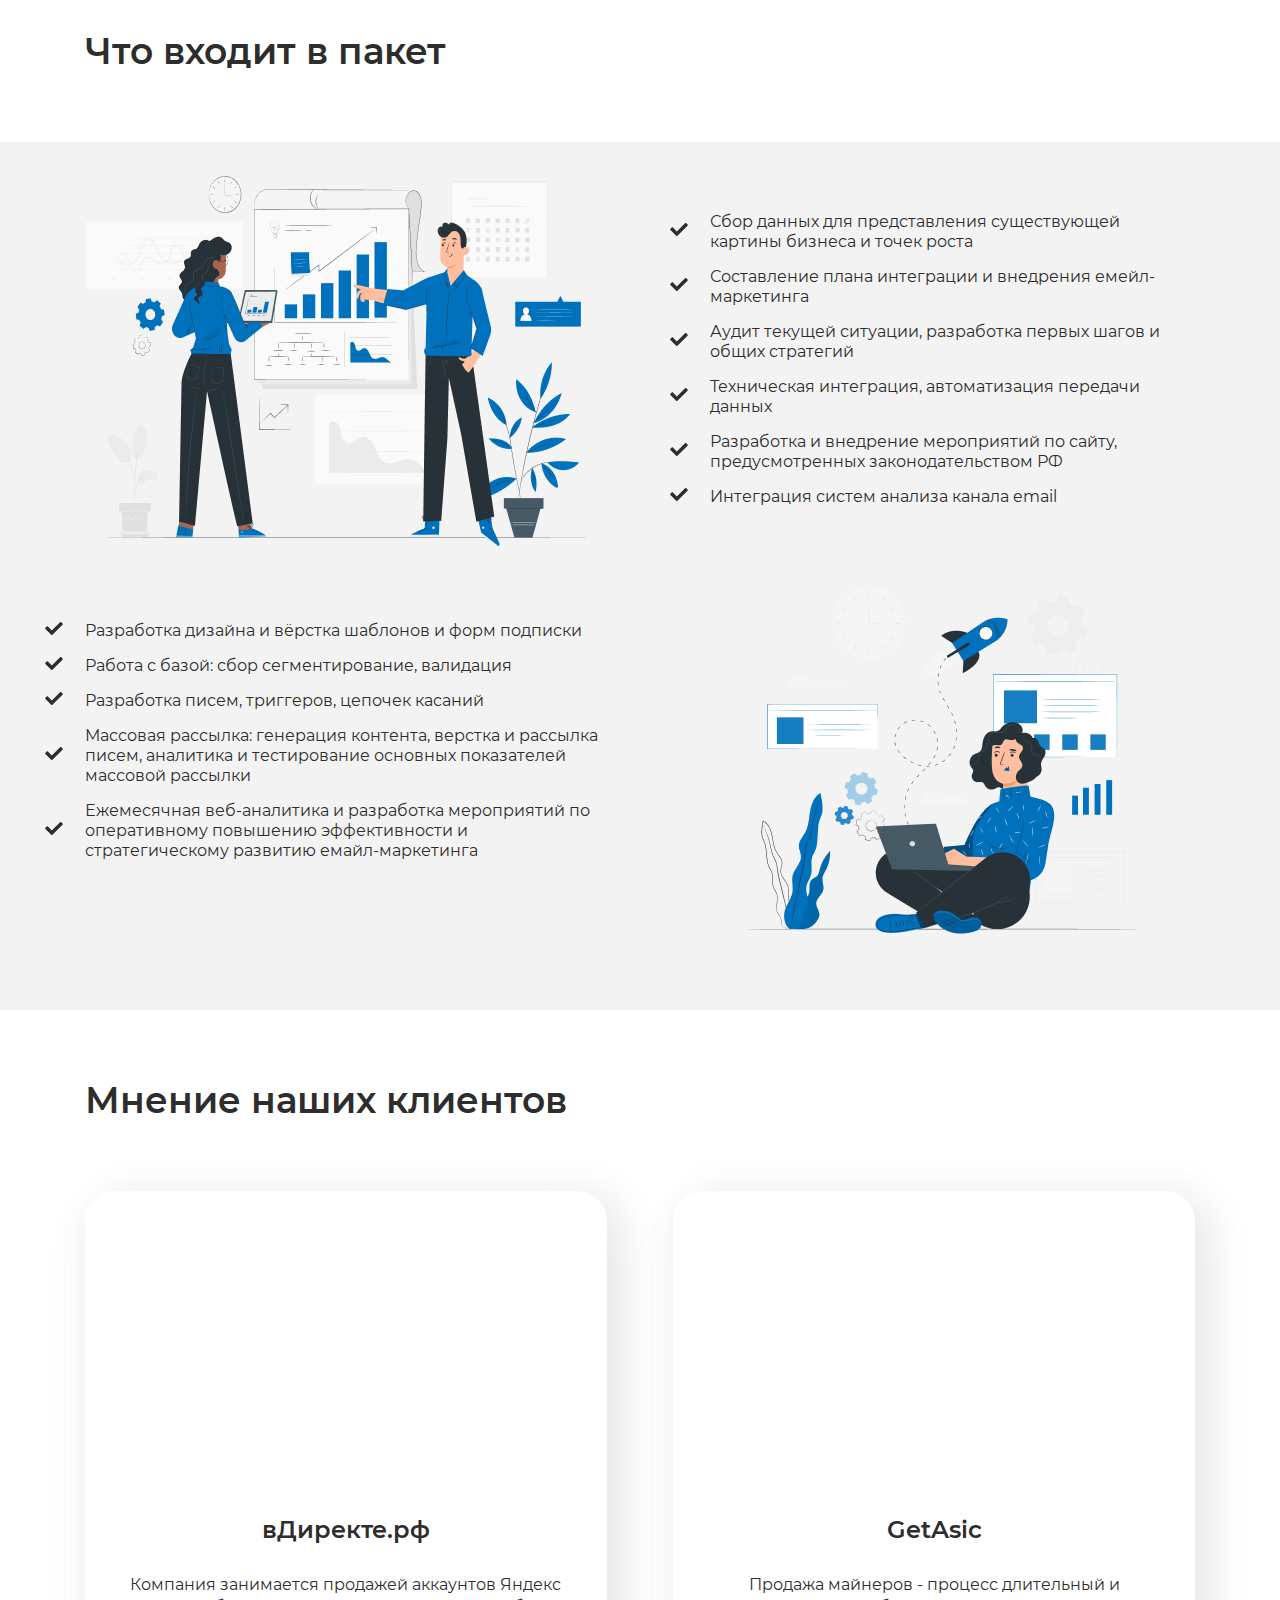
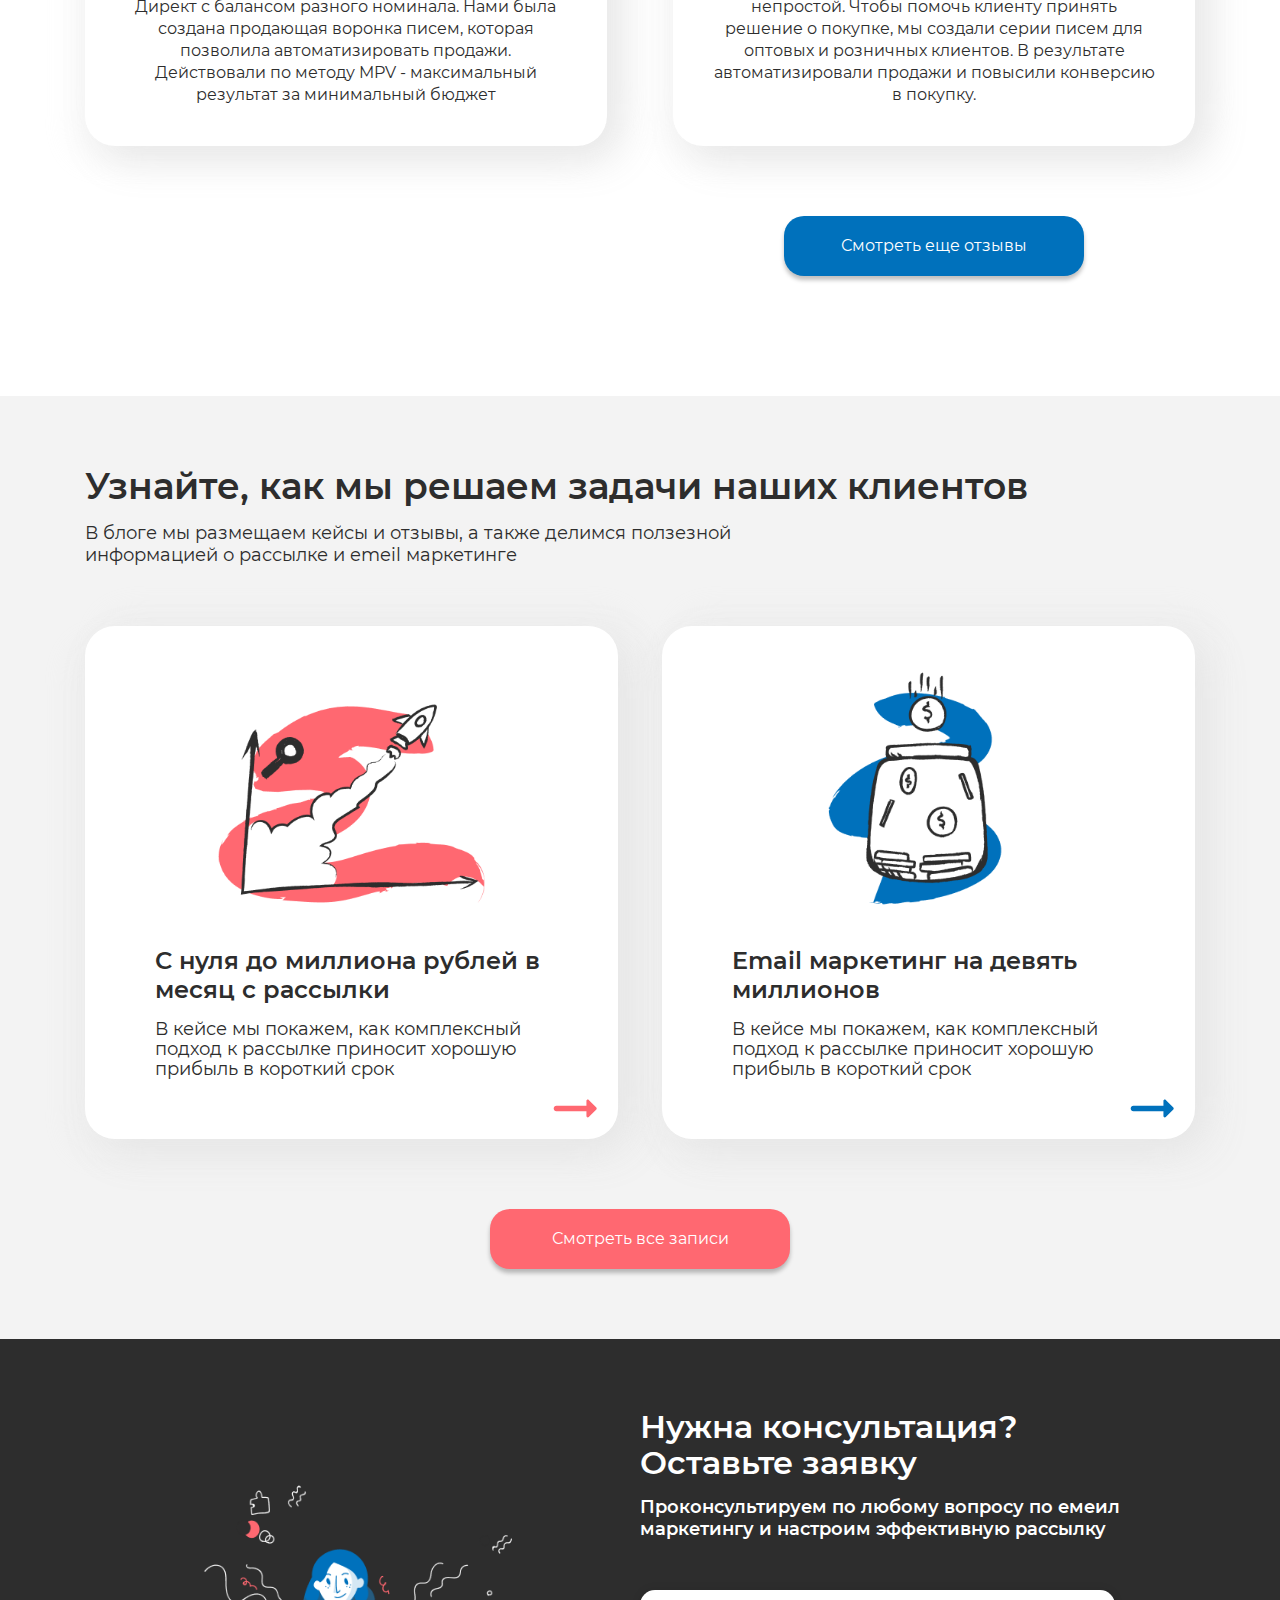
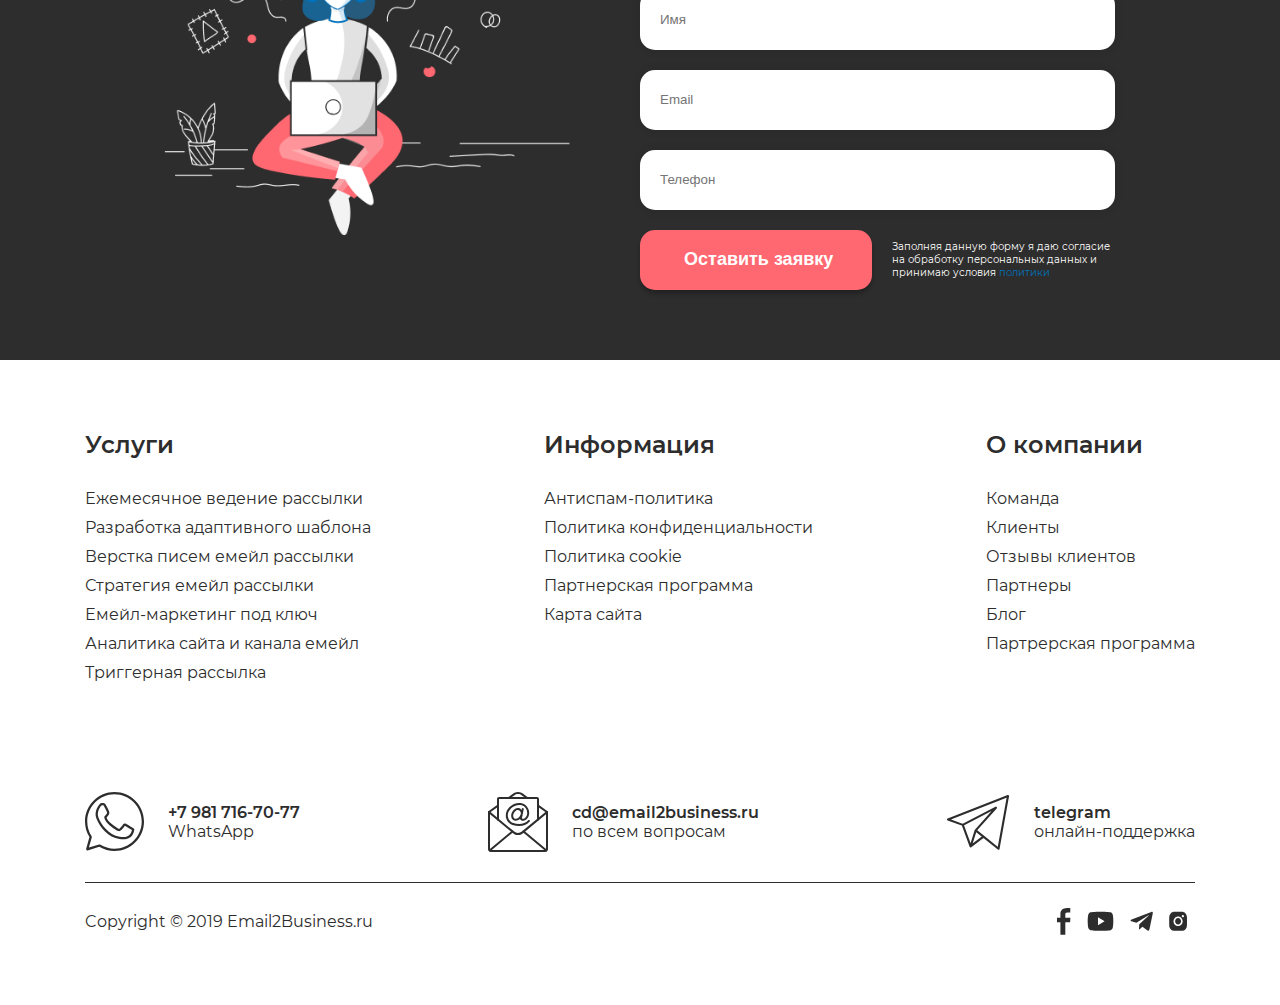
<file: shablon.html>
<!DOCTYPE html>
<html lang="ru">
<head>
  <meta charset="UTF-8">
  <meta name="viewport" content="width=578, maximum-scale=1.0, user-scalable=no">
  <meta http-equiv="X-UA-Compatible" content="ie=edge">
  <meta name="format-detection" content="telephone=no">

  <link rel="apple-touch-icon" sizes="57x57" href="img/favicon/apple-icon-57x57.png">
  <link rel="apple-touch-icon" sizes="60x60" href="img/favicon/apple-icon-60x60.png">
  <link rel="apple-touch-icon" sizes="72x72" href="img/favicon/apple-icon-72x72.png">
  <link rel="apple-touch-icon" sizes="76x76" href="img/favicon/apple-icon-76x76.png">
  <link rel="apple-touch-icon" sizes="114x114" href="img/favicon/apple-icon-114x114.png">
  <link rel="apple-touch-icon" sizes="120x120" href="img/favicon/apple-icon-120x120.png">
  <link rel="apple-touch-icon" sizes="144x144" href="img/favicon/apple-icon-144x144.png">
  <link rel="apple-touch-icon" sizes="152x152" href="img/favicon/apple-icon-152x152.png">
  <link rel="apple-touch-icon" sizes="180x180" href="img/favicon/apple-icon-180x180.png">
  <link rel="icon" type="image/png" sizes="192x192"  href="img/favicon/android-icon-192x192.png">
  <link rel="icon" type="image/png" sizes="32x32" href="img/favicon/favicon-32x32.png">
  <link rel="icon" type="image/png" sizes="96x96" href="img/favicon/favicon-96x96.png">
  <link rel="icon" type="image/png" sizes="16x16" href="img/favicon/favicon-16x16.png">
  <link rel="manifest" href="img/favicon/manifest.json">
  <meta name="msapplication-TileColor" content="#ffffff">
  <meta name="msapplication-TileImage" content="img/favicon/ms-icon-144x144.png">

  <meta name="theme-color" content="#ffffff">
  <link rel="stylesheet" href="css/libs.min.css">
  <link rel="stylesheet" href="css/main.css">

</head>
<body>
  
  <div class="mob-menu">
    Меню
  </div>
  <header class="header">
    <div class="header-wrap container">
      <div class="header-wrap-logo">
        <a href="/"><img src="img/icons/logo.svg" alt="email to business"></a>
        <span>Email to<br>business</span>
      </div>
      <nav class="header-wrap-menu">
        <div class="close-mob">&times;</div>
        <div class="header-wrap-logo mob-logo">
          <a href="/"><img src="img/icons/logo.svg" alt="email to business"></a>
          <span>Email to<br>business</span>
        </div>
        <ul>
          <li class="menu-item-has-children menu-item-has-children-active">
            <a href="#">Услуги</a>
            <ul>
              <li><a href="">Верстка адаптивного шаблона</a></li>
              <li><a href="">Ежемесячное ведение рассылки</a></li>
              <li><a href=""> Настройка триггерных кампаний</a></li>
              <li><a href="">Welcome серии писем и автоворонки</a></li>
            </ul>
          </li>
          <li><a href="#">Сервисы</a></li>
          <li><a href="#">Кейсы</a></li>
          <li><a href="#">Блог</a></li>
          <li><a href="#">Контакты</a></li>
        </ul>
        <div class="header-wrap-search mob-search">
          <div>
            <a href=""><img src="img/icons/email.svg" alt="email"></a>
            <a href=""><img src="img/icons/tg.svg" alt="telegram"></a>
          </div>
          <div>
            <form role="search" method="get" id="searchform" action="">
              <label>
                <span class="screen-reader-text">Найти:</span>
                <input type="search" class="search-field" placeholder="поиск…" value="">
              </label>
              <input type="submit" class="search-submit" value="Поиск">
            </form>
          </div>
        </div>
      </nav>
      <div class="header-wrap-search">
        <div>
          <a href=""><img src="img/icons/email.svg" alt="email"></a>
          <a href=""><img src="img/icons/tg.svg" alt="telegram"></a>
        </div>
        <div>
          <form role="search" method="get" id="searchform" action="">
            <label>
              <span class="screen-reader-text">Найти:</span>
              <input type="search" class="search-field" placeholder="поиск…" value="">
            </label>
            <input type="submit" class="search-submit" value="Поиск">
          </form>
        </div>
      </div>
    </div>
  </header>
  <section class="offer container sec">
    <div class="offer-left sec-left">
      <h1>Шаблон для Email-рассылки</h1>
      <b>Универсальное оформление для всех ваших емейл-писем</b>
      <p>Единая структура</p>
      <p>Корпоративный стиль</p>
      <p>Сбалансированная цветовая палитра</p>
      <p>Узнаваемый дизайн</p>
      <p>Юзабилити</p>
      <p>Удобная навигация</p>
      <div class="sec-left-buttons">
        <div class="button">Заказать шаблон</div>
        <div class="price">
          <div class="action">
            от 18.000 р.
          </div>
          <div class="total">
            от 14.900 р.
          </div>
        </div>
      </div>
    </div>
    <div class="offer-right sec-right">
      <img src="img/shablon.png" alt="email marketing">
    </div>
  </section>
	<section class="features sec-feat">
    <div class="container">
      <h2 class="title">
        Какие задачи решает email маркетинг
      </h2>
    </div>
    <div class="features-wrap container sec-feat-wrap">
      <div class="features-wrap-item sec-feat-wrap-item">
        <img src="img/features/1.png" alt="Дополнительная прибыль">
        
        <p>
          Превращение посетителей сайта в клиентов
        </p>
      </div>
      <div class="features-wrap-item sec-feat-wrap-item">
        <img src="img/features/1.png" alt="Минимальные затраты">
        
        <p>
          Мотивация клиентов на повторные покупки
        </p>
      </div>
      <div class="features-wrap-item sec-feat-wrap-item">
        <img src="img/features/1.png" alt="Возврат упущенных заказов">
        
        <p>
          Повышение доверия к компании, узнаваемость бренда
        </p>
      </div>
      <div class="features-wrap-item sec-feat-wrap-item">
        <img src="img/features/1.png" alt="Возврат упущенных заказов">
        
        <p>
          Генерация целевых действий - возвратов к брошенной корзине, повторные покупки
        </p>
      </div>
    </div>
  </section>		
  
  <section class="speed">
    <div class="speed-wrap container">
      <h2 class="title">Возможности корпоративного шаблона</h2>
      <div class="speed-wrap-content">
        <div class="speed-wrap-content-item">
          <div class="speed-wrap-content-item-left">
            <img src="img/speed.png" alt="Спидометр">
            <img src="img/arrow.png" alt="arrow" class="arr">
          </div>
          <div class="speed-wrap-content-item-right">
            <h3>
              Повышение лояльности клиентов
            </h3>
            <p>
              Лояльность - величина неизмеримая.
              Но для коммерческих сайтов процент конверсии в покупку при грамотном подходе может увеличиться более чем в 10 раз.
            </p>
          </div>
        </div>
        <div class="speed-wrap-content-item">
          <div class="speed-wrap-content-item-left">
            <img src="img/speed.png" alt="Спидометр">
            <img src="img/arrow.png" alt="arrow" class="arr">
          </div>
          <div class="speed-wrap-content-item-right">
            <h3>
              Узнаваемость и рост бренда
            </h3>
            <p>
              Корпоративный стиль должен чувствоваться во всем.
              Ваша рассылка - продолжение вашего сайта по стилю и функционалу.
              Шаблон - ваша визитная карточка.
            </p>
          </div>
        </div>
        <div class="speed-wrap-content-item">
          <div class="speed-wrap-content-item-left">
            <img src="img/speed.png" alt="Спидометр">
            <img src="img/arrow.png" alt="arrow" class="arr">
          </div>
          <div class="speed-wrap-content-item-right">
            <h3>
              Увеличение Click Rate
            </h3>
            <p>
              Правильная структура шаблона увеличивает количество точек взаимодействия подписчика с письмом.
              Возрастает процент переходов из рассылки.
            </p>
          </div>
        </div>
        <div class="speed-wrap-content-item button-content">
          <a href="#" class="href button">Смотреть примеры шаблона</a>
        </div>
      </div>
    </div>
  </section>
  
  <section class="s-ethaps container">
    <h2 class="title">
      Этапы работы с шаблоном
    </h2>
    <div class="s-ethaps-wrap">

      <div class="s-ethaps-wrap-item">
        <div class="s-ethaps-wrap-item-left">
          <img src="img/ethaps/111.png" alt="1 Этап">
        </div>
        <div class="s-ethaps-wrap-item-right">
            <h3>
              Структура
            </h3>
            <p>
              Разработка структуры шаблона на основании веб-анализа сайта
            </p>
        </div>
      </div>
      <div class="s-ethaps-wrap-item another">
        <div class="s-ethaps-wrap-item-right">
          <h3>
            Дизайн
          </h3>
          <p>
            Разработка дизайна адаптивного шаблона в корпоративном стиле
          </p>
      </div>
        <div class="s-ethaps-wrap-item-left">
          <img src="img/ethaps/222.png" alt="1 Этап">
        </div>
        
      </div>
      <div class="s-ethaps-wrap-item">
        <div class="s-ethaps-wrap-item-left">
          <img src="img/ethaps/333.png" alt="1 Этап">
        </div>
        <div class="s-ethaps-wrap-item-right">
            <h3>
              Верстка
            </h3>
            <p>
              Верстка адаптивного шаблона в блочном редакторе или HTML
            </p>
        </div>
      </div>
      <div class="s-ethaps-wrap-item another">
        
        <div class="s-ethaps-wrap-item-right">
            <h3>
              Тестирование
            </h3>
            <p>
              Тестирование шаблона в почтовых агентах google.com yandex.ru mail.ru
            </p>
        </div>
        <div class="s-ethaps-wrap-item-left">
          <img src="img/ethaps/444.png" alt="1 Этап">
        </div>
      </div>


    </div>
  </section>

  <section class="pack">
    <div class="container">
      <h2 class="title">
        Что входит в пакет
      </h2>
    </div>
    
    <div class="pack-wrap">
      <div class="pack-wrap-content container">
        <div class="pack-wrap-content-left">  
          <img src="img/pack-1.png" alt="Пакет 1">
        </div>
        <div class="pack-wrap-content-right">
          <ul>
            <li>Сбор данных для представления существующей картины бизнеса и точек роста</li>
            <li>Составление плана интеграции и внедрения емейл-маркетинга</li>
            <li>Аудит текущей ситуации, разработка первых шагов и общих стратегий</li>
            <li>Техническая интеграция, автоматизация передачи данных</li>
            <li>Разработка и внедрение мероприятий по сайту, предусмотренных законодательством РФ</li>
            <li>Интеграция систем анализа канала email</li>
          </ul>
        </div>
      </div>
    </div>
    <div class="packs-wrap">
      <div class="packs-wrap-content container">
        <div class="packs-wrap-content-right">
          <ul>
            <li>Разработка дизайна и вёрстка шаблонов и форм подписки</li>
            <li>Работа с базой: сбор сегментирование, валидация</li>
            <li>Разработка писем, триггеров, цепочек касаний</li>
            <li>Массовая рассылка: генерация контента, верстка и рассылка писем, аналитика и тестирование основных показателей массовой рассылки</li>
            <li>Ежемесячная веб-аналитика и разработка мероприятий по оперативному повышению  эффективности и стратегическому развитию емайл-маркетинга </li>
          </ul>
        </div>
        <div class="packs-wrap-content-left">  
          <img src="img/pack-2.png" alt="Пакет 1">
        </div>
        
      </div>
    </div>
  </section>

  <section class="feedback container">
    <h2 class="title">
      Мнение наших клиентов
    </h2>
    <div class="feedback-wrap">
      <div class="feedback-wrap-item">
        <div class="feedback-wrap-item-top">
          <iframe id="youtube-6285" frameborder="0" allowfullscreen="1" allow="accelerometer; autoplay; encrypted-media; gyroscope; picture-in-picture" title="Player for Метод MVP (минимальные инвестиции). Кейс интеграции email-маркетинга для vdirekte.ru." width="640" height="360" src="https://www.youtube.com/embed/ciJnJur74cM?autoplay=0&amp;controls=0&amp;rel=0&amp;showinfo=0&amp;iv_load_policy=3&amp;cc_load_policy=0&amp;cc_lang_pref=en&amp;wmode=transparent&amp;modestbranding=1&amp;disablekb=1&amp;origin=https%3A%2F%2Femail2business.ru&amp;enablejsapi=1&amp;widgetid=1" tabindex="-1"></iframe>
        </div>
        <div class="feedback-wrap-item-bottom">
          <h3>
            вДиректе.рф
          </h3>
          <p>
            Компания занимается продажей аккаунтов
            Яндекс Директ с балансом разного номинала.
            Нами была создана продающая воронка писем,
            которая позволила автоматизировать продажи.
            Действовали по методу MPV - максимальный результат за минимальный бюджет
          </p>
        </div>
      </div>
      <div class="feedback-wrap-item">
        <div class="feedback-wrap-item-top">
          <iframe id="youtube-1270" frameborder="0" allowfullscreen="1" allow="accelerometer; autoplay; encrypted-media; gyroscope; picture-in-picture" title="Player for Отзыв на работу по email-маркетингу Дмитрию Черюкину" width="640" height="360" src="https://www.youtube.com/embed/kE6BRWHqZ9I?autoplay=0&amp;controls=0&amp;rel=0&amp;showinfo=0&amp;iv_load_policy=3&amp;cc_load_policy=0&amp;cc_lang_pref=en&amp;wmode=transparent&amp;modestbranding=1&amp;disablekb=1&amp;origin=https%3A%2F%2Femail2business.ru&amp;enablejsapi=1&amp;widgetid=3" tabindex="-1"></iframe>
        </div>
        <div class="feedback-wrap-item-bottom">
          <h3>
            GetAsic
          </h3>
          <p>
            Продажа майнеров - процесс длительный и непростой. Чтобы помочь клиенту принять решение о покупке, мы создали серии
            писем для оптовых и розничных клиентов.
            В результате автоматизировали продажи и повысили конверсию в покупку.
          </p>
        </div>
      </div>
    </div>
    <div class="feedback-button">
      <a href="#" class="button">Смотреть еще отзывы</a>
    </div>
  </section>


  <section class="task">
    <div class="container">
      <h2 class="title">
        Узнайте, как мы решаем задачи наших клиентов
      </h2>
      <p>
        В блоге мы размещаем кейсы и отзывы, а также делимся ползезной информацией о рассылке и emeil маркетинге
      </p>
    </div>
    <div class="task-wrap container">
      <a href="" class="task-wrap-item">
        <img src="img/clients/1.png" alt="С нуля до миллиона рублей в месяц с рассылки">
        <h3>С нуля до миллиона рублей в месяц с рассылки</h3>
        <p>В кейсе мы покажем, как комплексный подход к рассылке приносит хорошую прибыль в короткий срок</p>
      </a>
      <a href="" class="task-wrap-item">
        <img src="img/clients/2.png" alt="Email маркетинг на девять миллионов">
        <h3>Email маркетинг на девять миллионов</h3>
        <p>В кейсе мы покажем, как комплексный подход к рассылке приносит хорошую прибыль в короткий срок</p>
      </a>
    </div>
    <div class="task-buttons">
      <a href="" class="button">Смотреть все записи</a>
    </div>
  </section>
  <section class="call">
    <div class="call-wrap container">
      <div class="call-wrap-left">
        <img src="img/call.png" alt="Нужна консультация?">
      </div>
      <div class="call-wrap-right">
        <form action="">
          <h3>
            Нужна консультация?<br>
            Оставьте заявку
          </h3>
          <p>
            Проконсультируем по любому вопросу по емеил маркетингу и настроим эффективную рассылку
          </p>
          <input type="text" placeholder="Имя">
          <input type="email" placeholder="Email">
          <input type="tel" placeholder="Телефон">
          <div class="sub">
            <input type="submit" value="Оставить заявку" class="button">
            <small>
              Заполняя данную форму я даю согласие на обработку персональных данных и принимаю условия 
              <a href="/privacy-policy/">политики</a>
            </small>
          </div>
        </form>
      </div>
    </div>
  </section>
  <footer class="footer container">
    <div class="footer-menu">
      <div>
        <h3>Услуги</h3>
        <ul>
          <li><a href="">Ежемесячное ведение рассылки</a></li>
          <li><a href="">Разработка адаптивного шаблона</a></li>
          <li><a href="">Верстка писем емейл рассылки</a></li>
          <li><a href="">Стратегия емейл рассылки</a></li>
          <li><a href="">Емейл-маркетинг под ключ</a></li>
          <li><a href="">Аналитика сайта и канала емейл</a></li>
          <li><a href="">Триггерная рассылка</a></li>
        </ul>
      </div>
      <div>
        <h3>Информация</h3>
        <ul>
          <li><a href="">Антиспам-политика</a></li>
          <li><a href="">Политика конфиденциальности</a></li>
          <li><a href="">Политика cookie</a></li>
          <li><a href="">Партнерская программа</a></li>
          <li><a href="">Карта сайта</a></li>
        </ul>
      </div>
      <div>
        <h3>О компании</h3>
        <ul>
          <li><a href="">Команда</a></li>
          <li><a href="">Клиенты</a></li>
          <li><a href="">Отзывы клиентов</a></li>
          <li><a href="">Партнеры</a></li>
          <li><a href="">Блог</a></li>
          <li><a href="">Партрерская программа</a></li>
        </ul>
      </div>
    </div>
    <div class="footer-social">
      <a href="">
        <img src="img/icons/wap.svg" alt="">
        <div>
          <b>+7 981 716-70-77</b>
          <p>WhatsApp</p>
        </div>
      </a>
      <a href="">
        <img src="img/icons/email-footer.svg" alt="">
        <div>
          <b>cd@email2business.ru</b>
          <p>по всем вопросам</p>
        </div>
      </a>
      <a href="">
        <img src="img/icons/tg-footer.svg" alt="">
        <div>
          <b>telegram</b>
          <p>онлайн-поддержка</p>
        </div>
      </a>
    </div>
    
  </footer>
  <div class="footer-bottom container">
    <p>Copyright © 2019 Email2Business.ru</p>
    <div>
      <a href="" nofollow><img src="img/icons/fb.svg" alt="facebook"></a>
      <a href="" nofollow><img src="img/icons/yt.svg" alt="youtube"></a>
      <a href="" nofollow><img src="img/icons/tg-black.svg" alt="telegram"></a>
      <a href="" nofollow><img src="img/icons/inst.svg" alt="instagram"></a>
    </div>
  </div>




  <script src="https://code.jquery.com/jquery-3.4.1.min.js"></script>
  <script src="js/libs.min.js"></script>
  <script src="js/common.js"></script>
</body>
</html>
</file>
<file: css/main.css>
@font-face {
  font-family: 'font';
  font-display: swap;
  src: url("../fonts/Montserrat-Regular.ttf");
  font-weight: 400;
  font-style: normal;
}

@font-face {
  font-family: 'font';
  font-display: swap;
  src: url("../fonts/Montserrat-SemiBold.ttf");
  font-weight: 500;
  font-style: normal;
}

* {
  -webkit-box-sizing: border-box;
          box-sizing: border-box;
  margin: 0;
  padding: 0;
}

body, html {
  margin: 0;
  min-width: 578px;
  width: 100%;
  overflow-x: hidden;
  padding: 0;
  width: auto;
  color: #2D2D2D;
  font-family: "font", sans-serif;
  font-weight: 400;
  -webkit-box-sizing: border-box;
          box-sizing: border-box;
  font-size: 16px;
  -ms-overflow-style: scrollbar;
}

a, a:hover, a:active, a:link, a:focus {
  text-decoration: none;
  outline: none;
}

ul {
  list-style: none;
  font-size: 16px;
}

div, span, article, nav, section, main, header {
  -webkit-box-sizing: border-box;
          box-sizing: border-box;
  padding: 0;
  margin: 0;
}

input, button, select, textarea {
  border: 0;
  -webkit-box-shadow: 0 0 10px rgba(0, 0, 0, 0.1);
          box-shadow: 0 0 10px rgba(0, 0, 0, 0.1);
}

input[type="text"], input[type="tel"], input[type="submit"], button {
  -webkit-appearance: none;
  padding: 10px 15px;
}

input:focus, textarea:focus, select:focus, button:focus, select:focus {
  outline: none;
}

h1, h2, h3, h4, h5 {
  font-weight: 500;
}

.container {
  width: 100%;
  padding-right: 15px;
  padding-left: 15px;
  margin-right: auto;
  margin-left: auto;
}

@media (min-width: 576px) {
  .container {
    max-width: 540px;
  }
}

@media (min-width: 768px) {
  .container {
    max-width: 720px;
  }
}

@media (min-width: 992px) {
  .container {
    max-width: 960px;
  }
}

@media (min-width: 1200px) {
  .container {
    max-width: 1140px;
  }
}

.button {
  display: -webkit-box;
  display: -ms-flexbox;
  display: flex;
  -webkit-box-pack: center;
      -ms-flex-pack: center;
          justify-content: center;
  -webkit-box-align: center;
      -ms-flex-align: center;
          align-items: center;
  color: #fff;
  height: 60px;
  width: 300px;
  background-color: #FF6871;
  border-radius: 20px;
  -webkit-box-shadow: 0 4px 4px rgba(0, 0, 0, 0.25);
          box-shadow: 0 4px 4px rgba(0, 0, 0, 0.25);
  -webkit-transition: 0.3s;
  transition: 0.3s;
  cursor: pointer;
}

.button:hover {
  background-color: #0071BC;
}

section {
  padding-top: 70px;
  padding-bottom: 70px;
  min-width: 578px;
}

header, footer {
  min-width: 578px;
}

.title {
  font-size: 36px;
  line-height: 41px;
  text-align: left;
  max-width: 700px;
}

.header {
  width: 100%;
  padding-top: 40px;
  display: -webkit-box;
  display: -ms-flexbox;
  display: flex;
  -webkit-box-pack: center;
      -ms-flex-pack: center;
          justify-content: center;
}

.header-wrap {
  display: -webkit-box;
  display: -ms-flexbox;
  display: flex;
  -webkit-box-pack: justify;
      -ms-flex-pack: justify;
          justify-content: space-between;
  -webkit-box-align: center;
      -ms-flex-align: center;
          align-items: center;
  padding-bottom: 0px;
  width: 100%;
  max-width: 1500px;
  padding-left: 30px;
  padding-right: 30px;
}

.header-wrap-search {
  display: -webkit-box;
  display: -ms-flexbox;
  display: flex;
  -webkit-box-pack: end;
      -ms-flex-pack: end;
          justify-content: flex-end;
  -webkit-box-align: center;
      -ms-flex-align: center;
          align-items: center;
}

.header-wrap-search div {
  display: -webkit-box;
  display: -ms-flexbox;
  display: flex;
  -webkit-box-pack: center;
      -ms-flex-pack: center;
          justify-content: center;
  -webkit-box-align: center;
      -ms-flex-align: center;
          align-items: center;
}

.header-wrap-search div a {
  display: -webkit-box;
  display: -ms-flexbox;
  display: flex;
  -webkit-box-pack: center;
      -ms-flex-pack: center;
          justify-content: center;
  -webkit-box-align: center;
      -ms-flex-align: center;
          align-items: center;
  margin-right: 20px;
  -webkit-transition: 0.2s;
  transition: 0.2s;
}

.header-wrap-search div a:hover {
  -webkit-transform: scale(1.2);
          transform: scale(1.2);
  -webkit-transition: 0.2s;
  transition: 0.2s;
}

.header-wrap-search div a img {
  height: 20px;
  width: 26px;
}

.header-wrap-search div form {
  margin-left: 10px;
  position: relative;
}

.header-wrap-search div form label {
  position: relative;
}

.header-wrap-search div form input[type="submit"] {
  display: -webkit-box;
  display: -ms-flexbox;
  display: flex;
  -webkit-box-pack: center;
      -ms-flex-pack: center;
          justify-content: center;
  -webkit-box-align: center;
      -ms-flex-align: center;
          align-items: center;
  font-size: 0;
  position: absolute;
  top: 50%;
  -webkit-transform: translateY(-50%);
          transform: translateY(-50%);
  left: 15px;
  padding: 0;
  height: 17px;
  cursor: pointer;
  width: 17px;
  background-image: url(../img/icons/search.svg);
  background-repeat: no-repeat;
  background-size: cover;
  background-color: transparent;
  -webkit-box-shadow: none;
          box-shadow: none;
  background-position: cnter center;
}

.header-wrap-search div form span {
  display: none;
}

.header-wrap-search div form input[type="search"] {
  height: 40px;
  width: 230px;
  -webkit-box-shadow: 0 0 15px rgba(0, 0, 0, 0.1);
          box-shadow: 0 0 15px rgba(0, 0, 0, 0.1);
  border-radius: 10px;
  -webkit-appearance: none;
     -moz-appearance: none;
          appearance: none;
  padding-left: 40px;
}

.header-wrap-search div form input[type="search"]::-webkit-input-placeholder {
  color: #D0C9D6;
}

.header-wrap-search div form input[type="search"]:-ms-input-placeholder {
  color: #D0C9D6;
}

.header-wrap-search div form input[type="search"]::-ms-input-placeholder {
  color: #D0C9D6;
}

.header-wrap-search div form input[type="search"]::placeholder {
  color: #D0C9D6;
}

.header-wrap-menu ul {
  display: -webkit-box;
  display: -ms-flexbox;
  display: flex;
  -webkit-box-pack: center;
      -ms-flex-pack: center;
          justify-content: center;
  -webkit-box-align: center;
      -ms-flex-align: center;
          align-items: center;
}

.header-wrap-menu ul li {
  color: #2D2D2D;
  font-weight: 500;
  padding: 10px 15px;
  font-size: 14px;
  -webkit-transition: 0.3s;
  transition: 0.3s;
  border-radius: 20px;
  margin: 0 15px;
}

.header-wrap-menu ul li:hover {
  -webkit-box-shadow: 15px 15px 38px rgba(230, 230, 230, 0.9), 15px -15px 30px rgba(230, 230, 230, 0.2), -15px 15px 30px rgba(230, 230, 230, 0.2);
          box-shadow: 15px 15px 38px rgba(230, 230, 230, 0.9), 15px -15px 30px rgba(230, 230, 230, 0.2), -15px 15px 30px rgba(230, 230, 230, 0.2);
}

.header-wrap-menu ul li a {
  color: #2D2D2D;
  font-weight: 500;
  display: -webkit-box;
  display: -ms-flexbox;
  display: flex;
  width: 100%;
  height: 100%;
  font-size: 16px;
}

.header-wrap-menu ul li.menu-item-has-children {
  position: relative;
  border-radius: 20px 20px 0 0;
  z-index: 10;
  padding-right: 25px;
}

.header-wrap-menu ul li.menu-item-has-children:after {
  position: absolute;
  content: '';
  height: 7px;
  width: 7px;
  background-image: url(../img/icons/menu-arr.svg);
  background-repeat: no-repeat;
  background-size: contain;
  top: 50%;
  -webkit-transform: translateY(-50%) rotate(180deg);
          transform: translateY(-50%) rotate(180deg);
  right: 8px;
}

.header-wrap-menu ul li.menu-item-has-children:hover ul {
  -webkit-box-shadow: 0 0px 15px rgba(0, 0, 0, 0.05);
          box-shadow: 0 0px 15px rgba(0, 0, 0, 0.05);
}

.header-wrap-menu ul li.menu-item-has-children ul {
  position: absolute;
  z-index: 5;
  left: 0;
  top: 100%;
  width: -webkit-max-content;
  width: -moz-max-content;
  width: max-content;
  background-color: #fff;
  border-radius: 0 30px 30px 30px;
  padding: 10px 20px;
  padding-top: 20px;
  display: none;
}

.header-wrap-menu ul li.menu-item-has-children ul:after {
  position: absolute;
  content: '';
  height: 15px;
  width: 80px;
  background-color: #fff;
  z-index: 16;
  top: -8px;
  left: 0;
}

.header-wrap-menu ul li.menu-item-has-children ul li {
  padding: 10px 15px;
  border-radius: 30px;
  display: -webkit-box;
  display: -ms-flexbox;
  display: flex;
  -webkit-box-align: center;
      -ms-flex-align: center;
          align-items: center;
  -webkit-box-pack: start;
      -ms-flex-pack: start;
          justify-content: flex-start;
  margin-bottom: 15px;
}

.header-wrap-logo {
  display: -webkit-box;
  display: -ms-flexbox;
  display: flex;
  -webkit-box-pack: start;
      -ms-flex-pack: start;
          justify-content: flex-start;
  -webkit-box-align: center;
      -ms-flex-align: center;
          align-items: center;
}

.header-wrap-logo span {
  text-transform: uppercase;
  color: #0071BC;
  font-weight: 500;
  margin-left: 40px;
  font-size: 20px;
  position: relative;
}

.header-wrap-logo span:after {
  position: absolute;
  content: '';
  height: 90%;
  width: 2px;
  background-color: #0071BC;
  top: 50%;
  -webkit-transform: translateY(-50%);
          transform: translateY(-50%);
  left: -20px;
}

.offer {
  display: -webkit-box;
  display: -ms-flexbox;
  display: flex;
  -webkit-box-pack: justify;
      -ms-flex-pack: justify;
          justify-content: space-between;
  -webkit-box-align: start;
      -ms-flex-align: start;
          align-items: flex-start;
  padding-top: 0px;
}

.offer-right {
  display: -webkit-box;
  display: -ms-flexbox;
  display: flex;
  -webkit-box-pack: center;
      -ms-flex-pack: center;
          justify-content: center;
  -webkit-box-align: center;
      -ms-flex-align: center;
          align-items: center;
  width: calc(50% - 150px);
  margin-right: -30px;
  margin-top: 80px;
  width: 50%;
  padding-left: 15px;
}

.offer-right img {
  max-width: 100%;
}

.offer-left {
  display: block;
  margin-top: 60px;
  border-radius: 30px;
  padding: 50px 90px;
  min-width: calc(50% + 150px);
  margin-left: -100px;
  -webkit-box-shadow: 15px 15px 38px rgba(230, 230, 230, 0.9), 15px -15px 30px rgba(230, 230, 230, 0.2), -15px 15px 30px rgba(230, 230, 230, 0.2);
          box-shadow: 15px 15px 38px rgba(230, 230, 230, 0.9), 15px -15px 30px rgba(230, 230, 230, 0.2), -15px 15px 30px rgba(230, 230, 230, 0.2);
}

.offer-left h1 {
  font-size: 34px;
  font-weight: 500;
  line-height: 110%;
  margin-bottom: 50px;
}

.offer-left p {
  padding-left: 30px;
  position: relative;
  font-size: 18px;
  margin: 15px 0;
}

.offer-left p:after {
  position: absolute;
  content: '';
  height: 18px;
  width: 18px;
  top: 50%;
  -webkit-transform: translateY(-50%);
          transform: translateY(-50%);
  left: 3px;
  background-image: url(../img/icons/check-black.svg);
  background-repeat: no-repeat;
  background-size: contain;
}

.offer-left .button {
  margin-top: 50px;
}

.features {
  display: -webkit-box;
  display: -ms-flexbox;
  display: flex;
  -webkit-box-orient: vertical;
  -webkit-box-direction: normal;
      -ms-flex-direction: column;
          flex-direction: column;
  -webkit-box-align: center;
      -ms-flex-align: center;
          align-items: center;
  background-image: url(../img/feat-bg.png);
  background-repeat: no-repeat;
  background-size: 84.5%;
  background-position: right 10px;
}

.features-wrap {
  display: -webkit-box;
  display: -ms-flexbox;
  display: flex;
  -webkit-box-pack: justify;
      -ms-flex-pack: justify;
          justify-content: space-between;
  -ms-flex-wrap: wrap;
      flex-wrap: wrap;
  padding-top: 40px;
}

.features-wrap-item {
  display: -webkit-box;
  display: -ms-flexbox;
  display: flex;
  -webkit-box-orient: vertical;
  -webkit-box-direction: normal;
      -ms-flex-direction: column;
          flex-direction: column;
  -webkit-box-align: center;
      -ms-flex-align: center;
          align-items: center;
  -webkit-box-pack: center;
      -ms-flex-pack: center;
          justify-content: center;
  width: 31%;
  border-radius: 46px;
  -webkit-box-shadow: 15px 15px 38px rgba(230, 230, 230, 0.9), 15px -15px 30px rgba(230, 230, 230, 0.2), -15px 15px 30px rgba(230, 230, 230, 0.2);
          box-shadow: 15px 15px 38px rgba(230, 230, 230, 0.9), 15px -15px 30px rgba(230, 230, 230, 0.2), -15px 15px 30px rgba(230, 230, 230, 0.2);
  background-color: #fff;
  padding: 40px;
  margin-top: 30px;
}

.features-wrap-item img {
  max-height: 150px;
  margin-bottom: 20px;
}

.features-wrap-item h3 {
  width: 100%;
  font-size: 24px;
  line-height: 30px;
  font-weight: 500;
}

.features-wrap-item p {
  margin: 15px 0;
  text-align: left;
  font-size: 18px;
  line-height: 22px;
}

.serv .title {
  margin-bottom: 15px;
}

.serv p {
  color: #2D2D2D;
  font-size: 18px;
}

.serv-buttons {
  margin-top: 80px;
  display: -webkit-box;
  display: -ms-flexbox;
  display: flex;
  -webkit-box-pack: center;
      -ms-flex-pack: center;
          justify-content: center;
  -webkit-box-align: center;
      -ms-flex-align: center;
          align-items: center;
}

.serv-buttons div {
  margin-right: 150px;
}

.serv-buttons a {
  background-color: #0071BC;
  margin-left: 150px;
}

.serv-buttons a:hover {
  background-color: #FF6871;
}

.serv-wrap {
  display: -webkit-box;
  display: -ms-flexbox;
  display: flex;
  -ms-flex-wrap: wrap;
      flex-wrap: wrap;
  -webkit-box-pack: justify;
      -ms-flex-pack: justify;
          justify-content: space-between;
  -webkit-box-align: center;
      -ms-flex-align: center;
          align-items: center;
}

.serv-wrap-mobi {
  display: none;
}

.serv-wrap-item {
  display: -webkit-box;
  display: -ms-flexbox;
  display: flex;
  -webkit-box-orient: vertical;
  -webkit-box-direction: normal;
      -ms-flex-direction: column;
          flex-direction: column;
  -webkit-box-align: center;
      -ms-flex-align: center;
          align-items: center;
  -webkit-box-pack: start;
      -ms-flex-pack: start;
          justify-content: flex-start;
  width: 48%;
  margin-top: 190px;
  position: relative;
  cursor: pointer;
  border-radius: 30px;
  -webkit-box-shadow: 15px 15px 38px rgba(230, 230, 230, 0.9), 15px -15px 30px rgba(230, 230, 230, 0.2), -15px 15px 30px rgba(230, 230, 230, 0.2);
          box-shadow: 15px 15px 38px rgba(230, 230, 230, 0.9), 15px -15px 30px rgba(230, 230, 230, 0.2), -15px 15px 30px rgba(230, 230, 230, 0.2);
  padding: 40px;
}

.serv-wrap-item .button {
  margin-top: 30px;
}

.serv-wrap-item h3 {
  color: #2D2D2D;
  font-size: 22px;
  line-height: 30px;
  margin-bottom: 20px;
  margin-top: 60px;
  text-align: left;
  width: 100%;
  padding-left: 15px;
}

.serv-wrap-item ul {
  padding: 0;
  width: 100%;
}

.serv-wrap-item ul li {
  padding: 13px;
  padding-left: 40px;
  border-radius: 10px;
  color: #2D2D2D;
  font-size: 16px;
  position: relative;
}

.serv-wrap-item ul li:after {
  position: absolute;
  content: '';
  height: 10px;
  width: 7px;
  background-image: url(../img/icons/serv-arr.svg);
  background-repeat: no-repeat;
  background-size: cover;
  top: 50%;
  -webkit-transform: translateY(-50%);
          transform: translateY(-50%);
  left: 20px;
}

.serv-wrap-item ul li:hover {
  -webkit-box-shadow: 15px 15px 38px rgba(230, 230, 230, 0.9), 15px -15px 30px rgba(230, 230, 230, 0.2), -15px 15px 30px rgba(230, 230, 230, 0.2);
          box-shadow: 15px 15px 38px rgba(230, 230, 230, 0.9), 15px -15px 30px rgba(230, 230, 230, 0.2), -15px 15px 30px rgba(230, 230, 230, 0.2);
}

.serv-wrap-item img {
  position: absolute;
  top: -120px;
  left: 50%;
  -webkit-transform: translateX(-50%);
          transform: translateX(-50%);
}

.how {
  background-image: url(../img/ethaps-bg.png);
  background-repeat: no-repeat;
  background-size: 85%;
  background-position: left 10px;
  margin-bottom: 70px;
}

.how .title {
  color: #fff;
}

.how p {
  color: #fff;
}

.how-wrap {
  display: -webkit-box;
  display: -ms-flexbox;
  display: flex;
  -webkit-box-align: center;
      -ms-flex-align: center;
          align-items: center;
  -webkit-box-pack: justify;
      -ms-flex-pack: justify;
          justify-content: space-between;
  -ms-flex-wrap: wrap;
      flex-wrap: wrap;
  position: relative;
}

.how-wrap-item {
  position: relative;
}

.how-wrap-item div {
  display: -webkit-box;
  display: -ms-flexbox;
  display: flex;
  -webkit-box-orient: vertical;
  -webkit-box-direction: normal;
      -ms-flex-direction: column;
          flex-direction: column;
  -webkit-box-align: start;
      -ms-flex-align: start;
          align-items: flex-start;
}

.how-wrap-item p {
  text-align: center;
  width: 250px;
  text-align: left;
  margin-top: 20px;
  margin-left: 20px;
}

.how-wrap-item span {
  margin-left: 20px;
}

.how-wrap-item:nth-child(1) {
  display: -webkit-box;
  display: -ms-flexbox;
  display: flex;
  -webkit-box-align: center;
      -ms-flex-align: center;
          align-items: center;
  width: 400px;
}

.how-wrap-item:nth-child(1):after {
  position: absolute;
  content: '';
  width: 674px;
  height: 228px;
  background-image: url(../img/ethaps/1-1.png);
  background-repeat: no-repeat;
  background-size: contain;
  top: -100px;
  right: -530px;
}

.how-wrap-item:nth-child(1) span {
  padding-top: 15px;
}

.how-wrap-item:nth-child(2) {
  padding-right: 50px;
  display: -webkit-box;
  display: -ms-flexbox;
  display: flex;
  -webkit-box-align: center;
      -ms-flex-align: center;
          align-items: center;
  -webkit-box-orient: vertical;
  -webkit-box-direction: normal;
      -ms-flex-direction: column;
          flex-direction: column;
  width: 400px;
}

.how-wrap-item:nth-child(2) p {
  width: 280px;
  margin-top: 10px;
  margin-left: 0;
}

.how-wrap-item:nth-child(2) span {
  margin-top: -30px;
  margin-left: 0;
}

.how-wrap-item:nth-child(2):after {
  position: absolute;
  content: '';
  width: 544px;
  height: 396px;
  background-image: url(../img/ethaps/2-2.png);
  background-repeat: no-repeat;
  background-size: contain;
  bottom: -240px;
  right: 0;
}

.how-wrap-item:nth-child(3) {
  display: -webkit-box;
  display: -ms-flexbox;
  display: flex;
  -webkit-box-align: center;
      -ms-flex-align: center;
          align-items: center;
  width: 400px;
  margin-left: 100px;
  margin-top: -30px;
}

.how-wrap-item:nth-child(3) p {
  margin-right: -40px;
}

.how-wrap-item:nth-child(3) span {
  text-align: end;
  width: 100%;
  padding-right: 40px;
  display: block;
}

.how-wrap .buttons {
  position: absolute;
  bottom: -10px;
  right: 0;
  color: #ffffff;
  font-weight: 500;
  font-size: 18px;
  -webkit-transition: 0.2s;
  transition: 0.2s;
  height: 40px;
  width: 230px;
  display: -webkit-box;
  display: -ms-flexbox;
  display: flex;
  -webkit-box-pack: center;
      -ms-flex-pack: center;
          justify-content: center;
  -webkit-box-align: center;
      -ms-flex-align: center;
          align-items: center;
  padding-left: 30px;
  overflow: hidden;
  border-radius: 20px;
}

.how-wrap .buttons p {
  z-index: 10;
}

.how-wrap .buttons span {
  position: absolute;
  background-color: #FF6871;
  border-radius: 20px;
  width: 00%;
  height: 100%;
  -webkit-transition: 0.3s;
  transition: 0.3s;
  left: 0;
}

.how-wrap .buttons:hover {
  -webkit-transition: 0.2s;
  transition: 0.2s;
  color: #FF6871;
}

.how-wrap .buttons:hover span {
  width: 110%;
  -webkit-transition: 0.3s;
  transition: 0.3s;
}

.how-wrap .buttons:after {
  position: absolute;
  height: 40px;
  width: 40px;
  content: '';
  background-image: url(../img/ethaps/arr.svg);
  background-repeat: no-repeat;
  background-size: contain;
  top: 50%;
  -webkit-transform: translateY(-50%);
          transform: translateY(-50%);
  left: 0px;
}

.task {
  display: -webkit-box;
  display: -ms-flexbox;
  display: flex;
  -webkit-box-orient: vertical;
  -webkit-box-direction: normal;
      -ms-flex-direction: column;
          flex-direction: column;
  -webkit-box-align: center;
      -ms-flex-align: center;
          align-items: center;
  background-image: url(../img/clients-bg.png);
  background-repeat: no-repeat;
  background-size: 85%;
  background-position: right 10px;
}

.task div h2 {
  margin-bottom: 15px;
  max-width: 100%;
  width: 100%;
}

.task div p {
  font-size: 18px;
  max-width: 700px;
}

.task-wrap {
  display: -webkit-box;
  display: -ms-flexbox;
  display: flex;
  -webkit-box-pack: justify;
      -ms-flex-pack: justify;
          justify-content: space-between;
  -webkit-box-align: center;
      -ms-flex-align: center;
          align-items: center;
  margin-top: 60px;
}

.task-wrap-item {
  display: -webkit-box;
  display: -ms-flexbox;
  display: flex;
  padding: 60px 70px;
  padding-top: 40px;
  -webkit-box-orient: vertical;
  -webkit-box-direction: normal;
      -ms-flex-direction: column;
          flex-direction: column;
  -webkit-box-align: center;
      -ms-flex-align: center;
          align-items: center;
  -webkit-box-pack: center;
      -ms-flex-pack: center;
          justify-content: center;
  width: 48%;
  background-color: #fff;
  border-radius: 30px;
  -webkit-box-shadow: 15px 15px 38px rgba(230, 230, 230, 0.9), 15px -15px 30px rgba(230, 230, 230, 0.2), -15px 15px 30px rgba(230, 230, 230, 0.2);
          box-shadow: 15px 15px 38px rgba(230, 230, 230, 0.9), 15px -15px 30px rgba(230, 230, 230, 0.2), -15px 15px 30px rgba(230, 230, 230, 0.2);
  margin-bottom: 70px;
  position: relative;
}

.task-wrap-item:after {
  position: absolute;
  content: '';
  height: 45px;
  width: 45px;
  background-image: url(../img/clients/1.svg);
  background-repeat: no-repeat;
  background-size: contain;
  bottom: -5px;
  right: 20px;
  -webkit-transition: 0.2s;
  transition: 0.2s;
}

.task-wrap-item:hover:after {
  -webkit-transition: 0.2s;
  transition: 0.2s;
  -webkit-transform: scale(1.1);
          transform: scale(1.1);
}

.task-wrap-item h3 {
  color: #2D2D2D;
  font-size: 24px;
  margin-bottom: 15px;
}

.task-wrap-item p {
  color: #2D2D2D;
  font-size: 16px;
  line-height: 20px;
}

.task-wrap-item img {
  max-height: 250px;
  margin-bottom: 30px;
}

.task-wrap-item:nth-child(2):after {
  background-image: url(../img/clients/2.svg);
}

.call {
  background-color: #2D2D2D;
}

.call-wrap {
  display: -webkit-box;
  display: -ms-flexbox;
  display: flex;
  -webkit-box-pack: justify;
      -ms-flex-pack: justify;
          justify-content: space-between;
  -webkit-box-align: center;
      -ms-flex-align: center;
          align-items: center;
}

.call-wrap-right {
  display: -webkit-box;
  display: -ms-flexbox;
  display: flex;
  -webkit-box-pack: start;
      -ms-flex-pack: start;
          justify-content: flex-start;
  -webkit-box-align: start;
      -ms-flex-align: start;
          align-items: flex-start;
  -webkit-box-orient: vertical;
  -webkit-box-direction: normal;
      -ms-flex-direction: column;
          flex-direction: column;
  width: 50%;
}

.call-wrap-right form {
  display: -webkit-box;
  display: -ms-flexbox;
  display: flex;
  -webkit-box-orient: vertical;
  -webkit-box-direction: normal;
      -ms-flex-direction: column;
          flex-direction: column;
  -webkit-box-align: start;
      -ms-flex-align: start;
          align-items: flex-start;
}

.call-wrap-right form h3 {
  color: #fff;
  font-size: 32px;
  line-height: 36px;
  margin-bottom: 15px;
}

.call-wrap-right form p {
  color: #fff;
  font-size: 18px;
  margin-bottom: 50px;
  font-weight: 600;
}

.call-wrap-right form input {
  width: 100%;
  max-width: 475px;
  height: 60px;
  border-radius: 15px;
  margin-bottom: 20px;
  padding-left: 20px;
}

.call-wrap-right form input[type="submit"] {
  max-width: 45%;
  margin-bottom: 0;
  font-weight: 600;
  font-size: 18px;
}

.call-wrap-right form .sub {
  display: -webkit-box;
  display: -ms-flexbox;
  display: flex;
  -webkit-box-pack: justify;
      -ms-flex-pack: justify;
          justify-content: space-between;
  -webkit-box-align: center;
      -ms-flex-align: center;
          align-items: center;
}

.call-wrap-right form .sub small {
  color: #fff;
  display: block;
  max-width: 60%;
  padding-left: 20px;
  font-size: 10px;
  padding-right: 80px;
}

.call-wrap-right form .sub small a {
  color: #0071BC;
}

.call-wrap-left {
  display: -webkit-box;
  display: -ms-flexbox;
  display: flex;
  -webkit-box-pack: center;
      -ms-flex-pack: center;
          justify-content: center;
  -webkit-box-align: center;
      -ms-flex-align: center;
          align-items: center;
  width: 50%;
}

.call-wrap-left img {
  max-width: 100%;
}

.footer {
  padding-top: 70px;
}

.footer-menu {
  display: -webkit-box;
  display: -ms-flexbox;
  display: flex;
  -webkit-box-pack: justify;
      -ms-flex-pack: justify;
          justify-content: space-between;
  margin-bottom: 100px;
}

.footer-menu div {
  max-width: 31%;
}

.footer-menu div h3 {
  font-size: 24px;
  margin-bottom: 30px;
}

.footer-menu div ul li a {
  color: #2D2D2D;
  display: block;
  margin: 10px 0;
  -webkit-transition: 0.2s;
  transition: 0.2s;
  position: relative;
}

.footer-menu div ul li a:after {
  position: absolute;
  content: '';
  height: 1px;
  width: 0%;
  background-color: #0071BC;
  bottom: -3px;
  left: 0;
  -webkit-transition: 0.2s;
  transition: 0.2s;
}

.footer-menu div ul li a:hover {
  color: #0071BC;
  -webkit-transition: 0.2s;
  transition: 0.2s;
  -webkit-transform: scale(1.1);
          transform: scale(1.1);
}

.footer-social {
  display: -webkit-box;
  display: -ms-flexbox;
  display: flex;
  -webkit-box-pack: justify;
      -ms-flex-pack: justify;
          justify-content: space-between;
  border-bottom: 1px solid #2D2D2D;
  padding-bottom: 30px;
}

.footer-social a {
  display: -webkit-box;
  display: -ms-flexbox;
  display: flex;
  -webkit-box-pack: start;
      -ms-flex-pack: start;
          justify-content: flex-start;
  -webkit-box-align: center;
      -ms-flex-align: center;
          align-items: center;
  color: #2D2D2D;
  -webkit-transition: 0.2s;
  transition: 0.2s;
}

.footer-social a:hover {
  -webkit-transition: 0.2s;
  transition: 0.2s;
  -webkit-transform: scale(1.1);
          transform: scale(1.1);
}

.footer-social a img {
  margin-right: 24px;
}

.footer-social a div {
  display: -webkit-box;
  display: -ms-flexbox;
  display: flex;
  -webkit-box-orient: vertical;
  -webkit-box-direction: normal;
      -ms-flex-direction: column;
          flex-direction: column;
  -webkit-box-align: start;
      -ms-flex-align: start;
          align-items: flex-start;
}

.footer-bottom {
  padding-top: 25px;
  display: -webkit-box;
  display: -ms-flexbox;
  display: flex;
  -webkit-box-pack: justify;
      -ms-flex-pack: justify;
          justify-content: space-between;
  -webkit-box-align: center;
      -ms-flex-align: center;
          align-items: center;
  padding-bottom: 70px;
}

.footer-bottom div {
  display: -webkit-box;
  display: -ms-flexbox;
  display: flex;
  -webkit-box-pack: end;
      -ms-flex-pack: end;
          justify-content: flex-end;
  -webkit-box-align: center;
      -ms-flex-align: center;
          align-items: center;
}

.footer-bottom div a {
  display: -webkit-box;
  display: -ms-flexbox;
  display: flex;
  -webkit-box-pack: center;
      -ms-flex-pack: center;
          justify-content: center;
  -webkit-box-align: center;
      -ms-flex-align: center;
          align-items: center;
  margin: 0 8px;
  -webkit-transition: 0.2s;
  transition: 0.2s;
}

.footer-bottom div a:hover {
  -webkit-transition: 0.2s;
  transition: 0.2s;
  -webkit-transform: scale(1.2);
          transform: scale(1.2);
}

.mob-menu {
  display: none;
}

.mob-search {
  display: none;
}

.close-mob {
  display: none;
}

.mob-logo {
  display: none;
}

.serv-buttons a.button {
  position: relative;
  z-index: 222;
  overflow: hidden;
}

.serv-buttons a.button p {
  color: #fff;
  z-index: 20;
}

.serv-buttons a.button span {
  position: absolute;
  background-color: #FF6871;
  width: 0%;
  height: 100%;
  left: 0;
  background-color: #FF6871;
  border-radius: 20px;
  z-index: 1;
  -webkit-transition: 0.3s;
  transition: 0.3s;
}

.serv-buttons a.button:hover span {
  width: 100%;
}

.sec-feat {
  background-image: url(../img/feat-bg-sec.png);
}

.sec-feat .title {
  max-width: 100%;
}

.sec-feat-wrap-item {
  width: 23%;
  padding-left: 15px;
  padding-right: 15px;
}

.sec-feat-wrap-item p {
  font-size: 16px;
  text-align: center;
  min-height: 88px;
}

.sec-left {
  -webkit-box-shadow: none;
          box-shadow: none;
}

.sec-left h1 {
  margin-bottom: 30px;
}

.sec-left b {
  font-weight: 400;
  font-size: 18px;
  margin-bottom: 30px;
  display: block;
}

.sec-left-buttons {
  margin-top: 50px;
  display: -webkit-box;
  display: -ms-flexbox;
  display: flex;
  -webkit-box-pack: start;
      -ms-flex-pack: start;
          justify-content: flex-start;
  -webkit-box-align: center;
      -ms-flex-align: center;
          align-items: center;
}

.sec-left-buttons .button {
  margin-top: 0;
  margin-right: 30px;
}

.sec-left-buttons .price .action {
  color: #838383;
  -webkit-text-decoration-line: line-through;
          text-decoration-line: line-through;
  font-size: 16px;
}

.sec-left-buttons .price .total {
  font-size: 24px;
  font-weight: 600;
}

@-webkit-keyframes speed {
  0% {
    -webkit-transform: rotate(-15deg);
            transform: rotate(-15deg);
  }
  15% {
    -webkit-transform: rotate(45deg);
            transform: rotate(45deg);
  }
  50% {
    -webkit-transform: rotate(-25deg);
            transform: rotate(-25deg);
  }
  100% {
    -webkit-transform: rotate(-15deg);
            transform: rotate(-15deg);
  }
}

@keyframes speed {
  0% {
    -webkit-transform: rotate(-15deg);
            transform: rotate(-15deg);
  }
  15% {
    -webkit-transform: rotate(45deg);
            transform: rotate(45deg);
  }
  50% {
    -webkit-transform: rotate(-25deg);
            transform: rotate(-25deg);
  }
  100% {
    -webkit-transform: rotate(-15deg);
            transform: rotate(-15deg);
  }
}

.speed {
  -webkit-box-shadow: 12.2082px 12.2082px 30.9274px rgba(230, 230, 230, 0.9), 12.2082px -12.2082px 24.4164px rgba(230, 230, 230, 0.2), -12.2082px 12.2082px 24.4164px rgba(230, 230, 230, 0.2);
          box-shadow: 12.2082px 12.2082px 30.9274px rgba(230, 230, 230, 0.9), 12.2082px -12.2082px 24.4164px rgba(230, 230, 230, 0.2), -12.2082px 12.2082px 24.4164px rgba(230, 230, 230, 0.2);
  margin-top: 50px;
  margin-bottom: 50px;
}

.speed-wrap .title {
  max-width: 100%;
}

.speed-wrap-content {
  display: -webkit-box;
  display: -ms-flexbox;
  display: flex;
  -webkit-box-pack: justify;
      -ms-flex-pack: justify;
          justify-content: space-between;
  -webkit-box-align: start;
      -ms-flex-align: start;
          align-items: flex-start;
  -ms-flex-wrap: wrap;
      flex-wrap: wrap;
}

.speed-wrap-content-item {
  display: -webkit-box;
  display: -ms-flexbox;
  display: flex;
  -webkit-box-pack: start;
      -ms-flex-pack: start;
          justify-content: flex-start;
  -webkit-box-align: start;
      -ms-flex-align: start;
          align-items: flex-start;
  width: 48%;
  margin-top: 70px;
}

.speed-wrap-content-item-left {
  position: relative;
}

.speed-wrap-content-item-left img {
  z-index: 1;
}

.speed-wrap-content-item-left img.arr {
  position: absolute;
  z-index: 10;
  top: 60px;
  right: 20px;
  -webkit-transform-origin: right bottom;
          transform-origin: right bottom;
  -webkit-transform: rotate(0deg);
          transform: rotate(0deg);
  -webkit-animation: 7s speed infinite;
          animation: 7s speed infinite;
}

.speed-wrap-content-item-right {
  padding-left: 30px;
  padding-right: 30px;
}

.speed-wrap-content-item-right h3 {
  font-size: 24px;
  margin-bottom: 30px;
}

.speed-wrap-content-item-right p {
  font-size: 18px;
  line-height: 22px;
}

.speed-wrap-content .button-content {
  display: -webkit-box;
  display: -ms-flexbox;
  display: flex;
  -webkit-box-pack: center;
      -ms-flex-pack: center;
          justify-content: center;
  -webkit-box-align: center;
      -ms-flex-align: center;
          align-items: center;
  min-height: 200px;
}

.speed-wrap-content .button-content .button {
  background-color: #0071BC;
}

.speed-wrap-content .button-content .button:hover {
  background-color: #FF6871;
}

.s-ethaps .title {
  max-width: 100%;
}

.s-ethaps-wrap {
  display: -webkit-box;
  display: -ms-flexbox;
  display: flex;
  -webkit-box-pack: justify;
      -ms-flex-pack: justify;
          justify-content: space-between;
  -webkit-box-align: start;
      -ms-flex-align: start;
          align-items: flex-start;
  margin-top: 20px;
  -ms-flex-wrap: wrap;
      flex-wrap: wrap;
}

.s-ethaps-wrap-item {
  display: -webkit-box;
  display: -ms-flexbox;
  display: flex;
  -webkit-box-pack: justify;
      -ms-flex-pack: justify;
          justify-content: space-between;
  width: 47%;
  margin-top: 100px;
  max-height: 200px;
  -webkit-box-shadow: 15px 15px 38px rgba(230, 230, 230, 0.9), 15px -15px 30px rgba(230, 230, 230, 0.2), -15px 15px 30px rgba(230, 230, 230, 0.2);
          box-shadow: 15px 15px 38px rgba(230, 230, 230, 0.9), 15px -15px 30px rgba(230, 230, 230, 0.2), -15px 15px 30px rgba(230, 230, 230, 0.2);
  border-radius: 30px;
}

.s-ethaps-wrap-item-left {
  display: block;
  min-height: 240px;
  position: relative;
  bottom: 40px;
  border-radius: 30px;
  background-color: #fff;
  -webkit-box-shadow: -12.21px 12.2082px 30.9274px rgba(230, 230, 230, 0.9), -12.21px -12.2082px 24.4164px rgba(230, 230, 230, 0.2), 12.21px 12.2082px 24.4164px rgba(230, 230, 230, 0.2);
          box-shadow: -12.21px 12.2082px 30.9274px rgba(230, 230, 230, 0.9), -12.21px -12.2082px 24.4164px rgba(230, 230, 230, 0.2), 12.21px 12.2082px 24.4164px rgba(230, 230, 230, 0.2);
}

.s-ethaps-wrap-item-right {
  padding-top: 30px;
  padding-left: 30px;
  padding-right: 20px;
}

.s-ethaps-wrap-item-right h3 {
  font-size: 24px;
  margin-bottom: 25px;
}

.s-ethaps-wrap-item-right p {
  font-size: 18px;
}

.s-ethaps-wrap .another .s-ethaps-wrap-item-right {
  padding-left: 50px;
}

.s-ethaps-wrap .another .s-ethaps-wrap-item-left {
  -webkit-box-shadow: -12.21px 12.2082px 30.9274px rgba(230, 230, 230, 0.9), -12.21px -12.2082px 24.4164px rgba(230, 230, 230, 0.2), 12.21px 12.2082px 24.4164px rgba(230, 230, 230, 0.2);
          box-shadow: -12.21px 12.2082px 30.9274px rgba(230, 230, 230, 0.9), -12.21px -12.2082px 24.4164px rgba(230, 230, 230, 0.2), 12.21px 12.2082px 24.4164px rgba(230, 230, 230, 0.2);
}

.pack .title {
  max-width: 100%;
}

.pack-wrap {
  background-image: url(../img/pack-1-bg.jpg);
  background-repeat: no-repeat;
  background-size: 50%;
  background-position: right center;
  padding-top: 90px;
  padding-bottom: 70px;
}

.pack-wrap-content {
  display: -webkit-box;
  display: -ms-flexbox;
  display: flex;
  -webkit-box-pack: justify;
      -ms-flex-pack: justify;
          justify-content: space-between;
}

.pack-wrap-content-right {
  display: block;
  width: 50%;
}

.pack-wrap-content-right ul {
  margin-left: 70px;
  margin-top: 40px;
}

.pack-wrap-content-right ul li {
  font-size: 16px;
  line-height: 20px;
  margin: 15px 0;
  position: relative;
}

.pack-wrap-content-right ul li:after {
  position: absolute;
  content: '';
  height: 18px;
  width: 18px;
  top: 50%;
  -webkit-transform: translateY(-50%);
  transform: translateY(-50%);
  left: -40px;
  background-image: url(../img/icons/check-black.svg);
  background-repeat: no-repeat;
  background-size: contain;
}

.pack-wrap-content-left {
  display: block;
  width: 50%;
}

.pack-wrap-content-left img {
  max-width: 100%;
}

.packs .title {
  max-width: 100%;
  margin-bottom: 30px;
}

.packs-wrap {
  background-image: url(../img/pack-2-bg.jpg);
  background-repeat: no-repeat;
  background-size: 50%;
  background-position: left center;
  padding-top: 70px;
  padding-bottom: 0px;
}

.packs-wrap-content {
  display: -webkit-box;
  display: -ms-flexbox;
  display: flex;
  -webkit-box-pack: justify;
      -ms-flex-pack: justify;
          justify-content: space-between;
}

.packs-wrap-content-right {
  display: block;
  width: 50%;
}

.packs-wrap-content-right ul {
  margin-left: 0px;
  margin-top: 70px;
  padding-right: 40px;
}

.packs-wrap-content-right ul li {
  font-size: 16px;
  line-height: 20px;
  margin: 15px 0;
  position: relative;
}

.packs-wrap-content-right ul li:after {
  position: absolute;
  content: '';
  height: 18px;
  width: 18px;
  top: 50%;
  -webkit-transform: translateY(-50%);
  transform: translateY(-50%);
  left: -40px;
  background-image: url(../img/icons/check-black.svg);
  background-repeat: no-repeat;
  background-size: contain;
}

.packs-wrap-content-left {
  display: block;
  width: 50%;
}

.packs-wrap-content-left img {
  max-width: 80%;
  margin-left: 90px;
}

.feedback {
  padding-top: 0;
  margin-bottom: 50px;
}

.feedback-button {
  display: -webkit-box;
  display: -ms-flexbox;
  display: flex;
  -webkit-box-pack: end;
      -ms-flex-pack: end;
          justify-content: flex-end;
  -webkit-box-align: center;
      -ms-flex-align: center;
          align-items: center;
  margin-top: 70px;
  margin-right: 10%;
}

.feedback-button .button {
  background-color: #0071BC;
}

.feedback-button .button:hover {
  background-color: #FF6871;
}

.feedback-wrap {
  display: -webkit-box;
  display: -ms-flexbox;
  display: flex;
  -webkit-box-pack: justify;
      -ms-flex-pack: justify;
          justify-content: space-between;
  -webkit-box-align: start;
      -ms-flex-align: start;
          align-items: flex-start;
}

.feedback-wrap-item {
  display: block;
  width: 47%;
  -webkit-box-shadow: 15px 15px 38px rgba(230, 230, 230, 0.9), 15px -15px 30px rgba(230, 230, 230, 0.2), -15px 15px 30px rgba(230, 230, 230, 0.2);
          box-shadow: 15px 15px 38px rgba(230, 230, 230, 0.9), 15px -15px 30px rgba(230, 230, 230, 0.2), -15px 15px 30px rgba(230, 230, 230, 0.2);
  border-radius: 30px;
  margin-top: 70px;
}

.feedback-wrap-item-bottom {
  padding: 40px;
  min-height: calc(191px + 80px);
}

.feedback-wrap-item-bottom h3 {
  text-align: center;
  font-size: 24px;
}

.feedback-wrap-item-bottom p {
  font-size: 16px;
  line-height: 22px;
  text-align: center;
  margin-top: 30px;
}

.feedback-wrap-item-top {
  display: block;
}

.feedback-wrap-item-top iframe {
  max-width: 100%;
  height: auto !important;
  min-height: 280px;
  border-radius: 30px 30px 0 0;
}

.s-ethaps-wrap-item:nth-child(1) {
  position: relative;
}

.s-ethaps-wrap-item:nth-child(1):after {
  position: absolute;
  content: '';
  height: 120px;
  width: 120px;
  background-image: url(../img/ethaps/1111.png);
  background-repeat: no-repeat;
  background-size: contain;
  top: 60%;
  -webkit-transform: translateY(-50%);
          transform: translateY(-50%);
  right: 20px;
  z-index: -1;
}

.s-ethaps-wrap-item:nth-child(2) {
  position: relative;
}

.s-ethaps-wrap-item:nth-child(2):after {
  position: absolute;
  content: '';
  height: 140px;
  width: 140px;
  background-image: url(../img/ethaps/2222.png);
  background-repeat: no-repeat;
  background-size: contain;
  top: 70%;
  -webkit-transform: translateY(-50%);
          transform: translateY(-50%);
  right: 240px;
  z-index: -1;
}

.s-ethaps-wrap-item:nth-child(3) {
  position: relative;
}

.s-ethaps-wrap-item:nth-child(3):after {
  position: absolute;
  content: '';
  height: 140px;
  width: 140px;
  background-image: url(../img/ethaps/3333.png);
  background-repeat: no-repeat;
  background-size: contain;
  top: 65%;
  -webkit-transform: translateY(-50%);
          transform: translateY(-50%);
  right: 20px;
  z-index: -1;
}

.s-ethaps-wrap-item:nth-child(4) {
  position: relative;
}

.s-ethaps-wrap-item:nth-child(4):after {
  position: absolute;
  content: '';
  height: 140px;
  width: 140px;
  background-image: url(../img/ethaps/4444.png);
  background-repeat: no-repeat;
  background-size: contain;
  top: 65%;
  -webkit-transform: translateY(-50%);
          transform: translateY(-50%);
  right: 240px;
  z-index: -1;
}

@media (max-width: 1860px) {
  .features, .task {
    background-size: contain;
    background-position: 100px top;
  }
  .how {
    background-size: contain;
    background-position: left top;
  }
}

@media (max-width: 1580px) {
  .pack-wrap, .packs-wrap {
    background-size: 53%;
  }
  .how, .features, .task {
    background-size: cover;
    background-position: center center;
  }
}

@media (max-width: 1500px) {
  .header-wrap-menu ul li {
    margin: 0 6px;
  }
  .header-wrap {
    max-width: 1340px;
  }
  .offer {
    -webkit-box-align: center;
        -ms-flex-align: center;
            align-items: center;
  }
  .offer-right {
    margin-right: 0;
    width: 40%;
  }
  .offer-right img {
    max-width: 100%;
    margin-left: 90px;
  }
  .offer-left {
    margin-left: 0;
    min-width: 0;
    width: 60%;
  }
}

@media (max-width: 1400px) {
  .pack-wrap {
    margin-top: 70px;
  }
  .pack-wrap, .packs-wrap {
    background-size: cover;
    padding-top: 0px;
    padding-bottom: 0px;
  }
  .pack-wrap {
    padding-top: 30px;
  }
  .packs-wrap {
    padding-bottom: 30px;
  }
}

@media (max-width: 1199px) {
  .task-wrap-item {
    min-height: 650px;
  }
  .serv-buttons div {
    margin-right: 100px;
  }
  .serv-buttons a {
    margin-left: 100px;
  }
  .call-wrap-right form .sub small {
    width: 50%;
    padding-right: 20px;
  }
  .call-wrap-right form input[type="submit"] {
    max-width: 100%;
    width: 50%;
  }
  .how-wrap-item:nth-child(3) span {
    padding-right: 20px;
  }
  .how-wrap-item:nth-child(3) p {
    margin-right: -65px;
  }
  .how-wrap-item:nth-child(2):after {
    bottom: -232px;
    right: -36px;
  }
  .how-wrap-item img {
    z-index: 10;
  }
  .how-wrap-item img:after {
    z-index: 1;
  }
  .how-wrap-item:nth-child(3) {
    margin-left: 0;
  }
  .how-wrap-item:nth-child(1):after {
    right: -327px;
  }
  .serv-wrap {
    -webkit-box-align: start;
        -ms-flex-align: start;
            align-items: flex-start;
  }
  .serv-wrap-item {
    width: 48%;
    min-height: 570px;
    -webkit-box-pack: justify;
        -ms-flex-pack: justify;
            justify-content: space-between;
  }
  .title {
    font-size: 30px !important;
    line-height: 35px !important;
  }
  .features-wrap-item {
    width: 32%;
    padding: 40px 30px;
  }
  .features-wrap-item p {
    font-size: 14px;
  }
  .features-wrap-item h3 {
    font-size: 21px;
    line-height: 27px;
  }
  .offer-left {
    padding: 50px 40px;
  }
  .offer-left h1 {
    font-size: 32px;
  }
  .header-wrap-search div form input[type="search"] {
    width: 180px;
  }
  .header-wrap-menu ul li {
    margin: 0 5px;
  }
  .header-wrap-menu ul li a {
    font-size: 14px;
  }
  .sec-feat-wrap-item {
    width: 23%;
    padding: 20px;
  }
  .sec-feat {
    background-size: 98%;
    background-position: right center;
    padding-top: 0;
  }
  .s-ethaps-wrap-item-right p {
    font-size: 14px;
  }
  .s-ethaps-wrap-item-right {
    padding: 20px;
  }
  .s-ethaps-wrap .another .s-ethaps-wrap-item-right {
    padding-left: 30px;
  }
}

@media (max-width: 992px) {
  .footer-bottom {
    background-color: #2D2D2D;
    color: #ffffff;
    max-width: 100%;
    padding: 40px;
    border-top: 1px solid #fff;
  }
  .footer-bottom div a {
    display: -webkit-box;
    display: -ms-flexbox;
    display: flex;
    height: 25px;
    width: 25px;
    position: relative;
  }
  .footer-bottom div a:after {
    position: absolute;
    content: '';
    height: 25px;
    width: 25px;
    top: 50%;
    left: 50%;
    -webkit-transform: translate(-50%, -50%);
            transform: translate(-50%, -50%);
    background-repeat: no-repeat;
    background-size: contain;
    background-image: url(../img/icons/fb-white.svg);
  }
  .footer-bottom div a img {
    display: none;
  }
  .footer-bottom div a:nth-child(2):after {
    background-image: url(../img/icons/yt-white.svg);
  }
  .footer-bottom div a:nth-child(3):after {
    background-image: url(../img/icons/tgf-white.svg);
  }
  .footer-bottom div a:nth-child(4):after {
    background-image: url(../img/icons/inst-white.svg);
  }
  .footer {
    background-color: #2D2D2D;
    min-width: 100%;
    margin-top: -2px;
    padding-top: 0;
  }
  .footer-menu {
    display: -webkit-box;
    display: -ms-flexbox;
    display: flex;
    -webkit-box-orient: vertical;
    -webkit-box-direction: normal;
        -ms-flex-direction: column;
            flex-direction: column;
    width: 100%;
    -webkit-box-align: start;
        -ms-flex-align: start;
            align-items: flex-start;
    margin-bottom: 0;
    background-color: #2D2D2D;
  }
  .footer-menu div {
    width: 100%;
    display: block;
    min-width: 100%;
    margin-bottom: 30px;
  }
  .footer-menu div h3 {
    color: #fff;
    padding-left: 30px;
  }
  .footer-menu div ul {
    width: 100%;
    padding-left: 30px;
  }
  .footer-menu div ul li a {
    color: #fff;
  }
  .footer-social {
    background-color: #2D2D2D;
    -webkit-box-orient: vertical;
    -webkit-box-direction: normal;
        -ms-flex-direction: column;
            flex-direction: column;
    -webkit-box-align: start;
        -ms-flex-align: start;
            align-items: flex-start;
    padding-left: 30px;
    padding-bottom: 10px;
    width: 100%;
    border-bottom: 0px solid #000;
  }
  .footer-social a {
    margin-bottom: 30px;
    position: relative;
    padding-left: 80px;
    color: #fff;
    margin-bottom: 40px;
  }
  .footer-social a div b {
    font-size: 24px;
  }
  .footer-social a div p {
    font-size: 18px;
  }
  .footer-social a img {
    display: none;
  }
  .footer-social a:after {
    position: absolute;
    content: '';
    left: 0;
    top: 50%;
    -webkit-transform: translateY(-50%);
            transform: translateY(-50%);
    height: 60px;
    width: 60px;
    background-repeat: no-repeat;
    background-size: contain;
    background-image: url(../img/icons/call-white.png);
  }
  .footer-social a:nth-child(2):after {
    background-image: url(../img/icons/mail-white.png);
  }
  .footer-social a:nth-child(3):after {
    background-image: url(../img/icons/tg-white.png);
  }
  .footer {
    display: -webkit-box;
    display: -ms-flexbox;
    display: flex;
    -webkit-box-orient: vertical;
    -webkit-box-direction: reverse;
        -ms-flex-direction: column-reverse;
            flex-direction: column-reverse;
    -webkit-box-align: center;
        -ms-flex-align: center;
            align-items: center;
  }
  .call-wrap {
    -ms-flex-wrap: wrap;
        flex-wrap: wrap;
    padding-left: 0;
    padding-right: 0;
  }
  .call-wrap-left {
    width: 100%;
  }
  .call-wrap-right {
    width: 100%;
  }
  .task-wrap {
    -ms-flex-wrap: wrap;
        flex-wrap: wrap;
  }
  .task-wrap-item {
    margin-bottom: 70px;
    width: 100%;
  }
  .how-wrap-item:nth-child(3) {
    -webkit-box-orient: vertical;
    -webkit-box-direction: reverse;
        -ms-flex-direction: column-reverse;
            flex-direction: column-reverse;
    margin-top: 100px;
    padding-left: 100px;
  }
  .how-wrap-item:nth-child(2) {
    width: 100%;
    -webkit-box-align: end;
        -ms-flex-align: end;
            align-items: flex-end;
    margin-top: 100px;
  }
  .how-wrap-item:nth-child(2) div {
    width: 60%;
    margin-top: -20px;
  }
  .how-wrap-item:nth-child(2):after {
    background-image: url(../img/ethaps/mob2.svg);
    height: 440px;
    width: 190px;
    bottom: -360px;
    right: 100px;
  }
  .how-wrap-item:nth-child(1) {
    -webkit-box-orient: vertical;
    -webkit-box-direction: normal;
        -ms-flex-direction: column;
            flex-direction: column;
  }
  .how-wrap-item:nth-child(1) div {
    width: 300px;
    margin-top: -50px;
  }
  .how-wrap-item:nth-child(1) div span {
    margin-left: 0;
    padding-top: 0;
  }
  .how-wrap-item:nth-child(1) div p {
    margin-left: 0;
  }
  .how-wrap-item:nth-child(1):after {
    background-image: url(../img/ethaps/mob1.svg);
    height: 560px;
    width: 300px;
    right: -70px;
    top: auto;
    bottom: -300px;
  }
  .serv-buttons {
    -webkit-box-pack: justify;
        -ms-flex-pack: justify;
            justify-content: space-between;
  }
  .serv-buttons div, .serv-buttons a {
    margin: 0;
  }
  .serv-wrap-item {
    width: 100%;
    min-height: 0;
  }
  .features-wrap {
    -ms-flex-pack: distribute;
        justify-content: space-around;
  }
  .features-wrap-item {
    width: 45%;
  }
  .title {
    font-size: 26px !important;
    line-height: 32px !important;
  }
  .offer-right {
    display: none;
  }
  .offer-left {
    width: 100%;
    margin-top: 0px;
  }
  .header-wrap-menu {
    z-index: 40;
    display: none;
    top: 0;
    bottom: 0;
    right: 0;
    left: 0;
    width: 100%;
    height: 100%;
    position: fixed;
    overflow-y: scroll;
    background-color: #fff;
  }
  .header-wrap-menu ul {
    display: block;
    position: relative;
    padding-top: 40px;
    top: 0px;
    right: 0;
    background-color: #fff;
    width: 100vw;
    z-index: 40;
    display: -webkit-box;
    display: -ms-flexbox;
    display: flex;
    -webkit-box-orient: vertical;
    -webkit-box-direction: normal;
        -ms-flex-direction: column;
            flex-direction: column;
    -webkit-box-align: center;
        -ms-flex-align: center;
            align-items: center;
    -webkit-box-pack: start;
        -ms-flex-pack: start;
            justify-content: flex-start;
    border-radius: 10px;
  }
  .header-wrap-menu ul li {
    width: 370px;
    -webkit-box-shadow: 0px 4px 15px rgba(0, 0, 0, 0.15);
            box-shadow: 0px 4px 15px rgba(0, 0, 0, 0.15);
    margin-bottom: 20px;
    padding: 15px;
    position: relative;
    padding: 15px 25px;
  }
  .header-wrap-menu ul li a {
    display: -webkit-box;
    display: -ms-flexbox;
    display: flex;
    -webkit-box-align: center;
        -ms-flex-align: center;
            align-items: center;
    -webkit-box-pack: start;
        -ms-flex-pack: start;
            justify-content: flex-start;
  }
  .header-wrap-menu ul li.menu-item-has-children {
    border-radius: 30px;
    padding: 10px 25px;
  }
  .header-wrap-menu ul li.menu-item-has-children:hover ul {
    -webkit-box-shadow: none;
            box-shadow: none;
  }
  .header-wrap-menu ul li.menu-item-has-children:after {
    top: 25px;
    right: 25px;
  }
  .header-wrap-menu ul li.menu-item-has-children a {
    height: 30px;
  }
  .header-wrap-menu ul li.menu-item-has-children ul {
    display: none;
    position: relative;
    background-color: #fff;
    bottom: auto;
    top: 0;
    border-radius: 0;
    z-index: 60;
    left: 0;
    right: auto;
    width: 100%;
    height: auto;
    padding: 0;
    padding-top: 0px;
    padding-bottom: 5px;
    border-radius: 10px;
    overflow: hidden;
  }
  .header-wrap-menu ul li.menu-item-has-children ul:after {
    display: none;
  }
  .header-wrap-menu ul li.menu-item-has-children ul li {
    width: 100%;
    -webkit-box-shadow: none;
            box-shadow: none;
    padding: 0;
    margin: 15px 0;
  }
  .header-wrap-menu ul li.menu-item-has-children ul li a {
    -webkit-box-shadow: none;
            box-shadow: none;
  }
  .header-wrap-menu ul li.menu-item-has-children-active {
    border-radius: 20px;
  }
  .header-wrap-menu ul li.menu-item-has-children-active ul {
    border-radius: 0 0 20px 20px;
    -webkit-box-shadow: none;
            box-shadow: none;
  }
  .header-wrap-menu ul li.menu-item-has-children-active ul li {
    -webkit-box-shadow: 0;
            box-shadow: 0;
  }
  .header-wrap-menu ul li.menu-item-has-children-active ul li a {
    padding: 10px;
  }
  .mob-menu {
    display: -webkit-box;
    display: -ms-flexbox;
    display: flex;
    -webkit-box-pack: center;
        -ms-flex-pack: center;
            justify-content: center;
    -webkit-box-align: center;
        -ms-flex-align: center;
            align-items: center;
    width: 90px;
    height: 50px;
    border: 2px solid #0071BC;
    position: fixed;
    top: 30px;
    right: 25px;
    font-size: 20px;
    font-weight: 600;
    color: #0071BC;
    border-radius: 3px;
    cursor: pointer;
    -webkit-transition: 0.2s;
    transition: 0.2s;
    z-index: 50;
    background-color: #ffffff;
  }
  .mob-menu:after {
    position: absolute;
    -webkit-transition: 0.2s;
    transition: 0.2s;
    content: '';
    height: 3px;
    width: 35px;
    background-color: #0071BC;
    top: 22px;
    left: 25px;
    -webkit-transform: rotate(45deg);
            transform: rotate(45deg);
    opacity: 0;
    border-radius: 3px;
  }
  .mob-menu:before {
    position: absolute;
    -webkit-transition: 0.2s;
    transition: 0.2s;
    content: '';
    height: 3px;
    width: 35px;
    background-color: #0071BC;
    border-radius: 5px;
    top: 22px;
    left: 25px;
    -webkit-transform: rotate(135deg);
            transform: rotate(135deg);
    opacity: 0;
  }
  .mob-menu-active {
    z-index: 5;
  }
  .header {
    padding-top: 20px;
  }
  .header-wrap-search {
    display: none;
    position: relative;
    z-index: 50;
    top: auto;
    right: auto;
    bottom: 0;
    background-color: #ffffff;
  }
  .mob-search {
    display: -webkit-box !important;
    display: -ms-flexbox !important;
    display: flex !important;
    -webkit-box-pack: center;
        -ms-flex-pack: center;
            justify-content: center;
    padding-bottom: 70px;
    padding-top: 30px;
  }
  .header-wrap-search div form input[type="search"] {
    width: 260px;
  }
  .logo-active {
    z-index: 70;
    position: fixed;
    top: 20px;
    left: 20px;
  }
  .header {
    margin-bottom: 68px;
  }
  .mob-logo {
    padding-top: 20px;
    padding-left: 30px;
  }
  .close-mob {
    position: absolute;
    top: 35px;
    right: 25px;
    color: #0071BC;
    font-size: 80px;
    display: -webkit-box;
    display: -ms-flexbox;
    display: flex;
    height: 40px;
    width: 40px;
    -webkit-box-pack: center;
        -ms-flex-pack: center;
            justify-content: center;
    -webkit-box-align: center;
        -ms-flex-align: center;
            align-items: center;
  }
  .mob-logo {
    display: -webkit-box;
    display: -ms-flexbox;
    display: flex;
  }
  .serv-buttons {
    margin-top: 60px;
  }
  .how {
    margin-bottom: 0;
  }
  section, footer {
    padding-left: 25px !important;
    padding-right: 25px !important;
  }
  .sec-left {
    padding-top: 0;
  }
  .sec-feat {
    background-size: cover;
    padding-top: 50px;
  }
  .sec {
    padding-bottom: 30px;
  }
  .speed {
    margin-top: 0;
  }
  .speed-wrap-content-item {
    width: 100%;
  }
  .speed-wrap-content .button-content {
    min-height: 0;
  }
  .s-ethaps-wrap-item {
    width: 100%;
  }
  .pack {
    padding-top: 30px;
  }
  .feedback-button {
    -webkit-box-pack: center;
        -ms-flex-pack: center;
            justify-content: center;
    margin-right: 0;
  }
  .feedback-wrap {
    -ms-flex-wrap: wrap;
        flex-wrap: wrap;
  }
  .feedback-wrap-item {
    width: 100%;
  }
}

@media (max-width: 768px) {
  .task {
    background-image: url(../img/bg-2-mob.png);
    background-position: 200px 200px;
    background-size: contain;
  }
  .how-wrap-item:nth-child(3) span {
    padding-right: 0;
    margin-left: 60px;
  }
  .how-wrap-item p {
    width: 270px;
  }
  .how-wrap .buttons {
    display: none;
  }
  .serv-buttons {
    -webkit-box-orient: vertical;
    -webkit-box-direction: normal;
        -ms-flex-direction: column;
            flex-direction: column;
    -webkit-box-align: center;
        -ms-flex-align: center;
            align-items: center;
  }
  .serv-buttons div {
    margin-bottom: 30px;
  }
  .how-wrap-item:nth-child(2) div {
    margin-top: 0;
    margin-right: calc(100% - 300px);
  }
  .features {
    background-image: url(../img/bg-1-mob.png);
    background-position: -40px top;
    background-size: contain;
  }
  .features .title {
    width: 340px;
  }
  .features-wrap-item {
    width: 100%;
    position: relative;
    padding-left: 220px;
    margin-bottom: 30px;
  }
  .features-wrap-item img {
    max-width: 150px;
    height: auto;
    max-height: 100%;
    position: absolute;
    top: 50%;
    -webkit-transform: translateY(-50%);
            transform: translateY(-50%);
    left: 40px;
  }
  .offer {
    padding-bottom: 60px;
  }
  section {
    padding-top: 50px;
    padding-bottom: 50px;
  }
  .offer-left {
    -webkit-box-shadow: none;
            box-shadow: none;
    padding-top: 0;
    padding-left: 0;
    padding-bottom: 0;
  }
  .pack-wrap-content {
    -webkit-box-orient: vertical;
    -webkit-box-direction: normal;
        -ms-flex-direction: column;
            flex-direction: column;
  }
  .pack-wrap-content-left {
    width: 100%;
  }
  .pack-wrap-content-right {
    width: 100%;
  }
  .packs-wrap-content {
    -webkit-box-orient: vertical;
    -webkit-box-direction: reverse;
        -ms-flex-direction: column-reverse;
            flex-direction: column-reverse;
  }
  .packs-wrap-content-left {
    width: 100%;
  }
  .packs-wrap-content-right {
    width: 100%;
  }
  .packs-wrap-content-right ul {
    margin-left: 70px;
    margin-top: 40px;
    padding-right: 0;
  }
}

@media (max-width: 578px) {
  .offer-left h1 {
    font-size: 40px;
    max-width: 400px;
  }
  .serv p {
    font-size: 16px;
    line-height: 22px;
  }
  .serv-wrap-mobi {
    display: block;
  }
  .serv-wrap-mobi div {
    display: -webkit-box;
    display: -ms-flexbox;
    display: flex;
    -webkit-box-align: center;
        -ms-flex-align: center;
            align-items: center;
    -webkit-box-pack: justify;
        -ms-flex-pack: justify;
            justify-content: space-between;
  }
  .serv-wrap-mobi div span {
    width: 50%;
    display: -webkit-box;
    display: -ms-flexbox;
    display: flex;
    -webkit-box-pack: center;
        -ms-flex-pack: center;
            justify-content: center;
    -webkit-box-align: center;
        -ms-flex-align: center;
            align-items: center;
    height: 60px;
    margin-top: 30px;
  }
  .serv-wrap-mobi div div.button {
    -webkit-box-pack: center;
        -ms-flex-pack: center;
            justify-content: center;
    width: 50%;
    margin-top: 0;
    margin-top: 30px;
  }
  .serv-wrap-item h3 {
    padding-left: 0;
  }
  .serv-wrap-item ul {
    display: none;
  }
  .footer-bottom {
    display: -webkit-box;
    display: -ms-flexbox;
    display: flex;
    -webkit-box-pack: center;
        -ms-flex-pack: center;
            justify-content: center;
    -webkit-box-align: center;
        -ms-flex-align: center;
            align-items: center;
    -webkit-box-orient: vertical;
    -webkit-box-direction: reverse;
        -ms-flex-direction: column-reverse;
            flex-direction: column-reverse;
  }
  .footer-bottom p {
    margin-top: 30px;
  }
  .footer-menu div h3, .footer-menu div ul {
    padding-left: 0;
  }
  .footer-social {
    padding-left: 0;
  }
  .how-wrap-item:nth-child(3) {
    padding-left: 0;
  }
  .how-wrap-item:nth-child(3) div {
    width: 100%;
    display: -webkit-box;
    display: -ms-flexbox;
    display: flex;
    -webkit-box-pack: center;
        -ms-flex-pack: center;
            justify-content: center;
    -webkit-box-align: end;
        -ms-flex-align: end;
            align-items: flex-end;
    padding-right: 40px;
  }
  .how-wrap-item:nth-child(3) div span {
    margin-left: 0;
  }
  .how-wrap-item:nth-child(3) div p {
    text-align: end;
    margin: 20px 0 0 0;
  }
  .how-wrap-item:nth-child(2) {
    padding-right: 0;
    -webkit-box-align: end;
        -ms-flex-align: end;
            align-items: flex-end;
  }
  .how-wrap-item:nth-child(2) div {
    width: 100%;
    margin-right: 0;
    margin-top: -30px;
    padding-left: 0px;
  }
  .how-wrap-item:nth-child(2):after {
    height: 424px;
    width: 148px;
    bottom: -360px;
    right: 40px;
  }
  .how-wrap-item:nth-child(1) {
    -webkit-box-align: start;
        -ms-flex-align: start;
            align-items: flex-start;
  }
  .how {
    padding-left: 15px;
    padding-right: 15px;
  }
  .how .title {
    margin-bottom: 50px;
  }
  .how-wrap-item img {
    max-width: 250px;
  }
  .serv-wrap-item h3 {
    margin-top: 70px;
  }
  .serv-wrap-item {
    padding: 40px 30px;
  }
  .title {
    font-size: 22px !important;
    line-height: 26px !important;
  }
  .serv p {
    font-size: 18px;
  }
  .features-wrap-item p {
    font-size: 14px;
    line-height: 18px;
  }
  .features-wrap-item h3 {
    font-size: 18px;
    line-height: 22px;
  }
  .features-wrap-item {
    padding: 25px;
    padding-left: 175px;
  }
  .features-wrap-item img {
    max-width: 120px;
  }
  .offer-left {
    padding-right: 0;
  }
  .offer-left p {
    margin: 17px 0;
    font-size: 20px;
    line-height: 24px;
  }
  .offer-left b {
    font-size: 20px;
  }
  .features {
    background-position: -98px top;
    background-size: cover;
  }
  .title {
    font-size: 30px !important;
    line-height: 34px !important;
  }
  .features .title {
    width: 356px;
  }
  .features-wrap {
    padding-top: 50px;
    padding-left: 0;
    padding-right: 0;
    width: 100%;
    min-width: 100%;
    max-width: 100%;
  }
  .features-wrap-item {
    margin-top: 0;
    margin-bottom: 30px;
    padding: 50px 30px;
    padding-left: 210px;
  }
  .features-wrap-item h3 {
    font-size: 24px;
    line-height: 28px;
  }
  .features-wrap-item p {
    font-size: 18px;
    line-height: 22px;
  }
  .features-wrap-item img {
    max-width: 150px;
  }
  .serv-wrap-item {
    margin-top: 155px;
  }
  .serv-wrap-item img {
    top: -105px;
  }
  .serv-wrap-mobi div span {
    -webkit-box-pack: start;
        -ms-flex-pack: start;
            justify-content: flex-start;
    font-size: 18px;
  }
  .serv-wrap-mobi div div.button {
    font-weight: 600;
    font-size: 18px;
    width: 218px;
    height: 56px;
  }
  .serv-wrap-item {
    padding: 60px 50px;
  }
  .serv-wrap-item h3 {
    font-size: 24px;
    line-height: 28px;
    margin-bottom: 25px;
  }
  .serv-buttons a {
    background-color: #0071BC;
    font-size: 18px;
    font-weight: 600;
    width: 240px;
    height: 60px;
    margin-bottom: 20px;
  }
  .serv-buttons div {
    display: none;
  }
  .how-wrap-item:nth-child(1) div p {
    font-weight: 600;
    font-size: 18px;
  }
  .how-wrap-item:nth-child(1):after {
    width: 306px;
    height: 565px;
    left: 137px;
    right: auto;
    -webkit-transform: rotate(-26deg);
            transform: rotate(-26deg);
  }
  .how-wrap-item:nth-child(2) p {
    font-size: 18px;
    font-weight: 600;
    width: 320px;
  }
  .how-wrap-item:nth-child(3) div p {
    font-size: 18px;
    font-weight: 600;
  }
  .task-wrap {
    margin-top: 100px;
    padding-left: 10px;
    padding-right: 10px;
  }
  .task-wrap-item {
    padding: 60px;
  }
  .task {
    background-position: 138px 242px;
  }
  .task-buttons a {
    background-color: #0071BC;
    font-weight: 600;
    font-size: 18px;
    width: 275px;
    height: 60px;
  }
  .header-wrap-menu ul li {
    width: 510px;
    padding: 35px 50px;
    padding-left: 50px;
  }
  .header-wrap-menu ul li a {
    font-size: 24px;
    font-weight: 600;
  }
  .header-wrap-menu ul {
    width: auto;
  }
  .header-wrap-menu ul li.menu-item-has-children {
    padding: 35px 50px;
  }
  .header-wrap-menu ul li.menu-item-has-children a {
    height: auto;
    display: -webkit-box;
    display: -ms-flexbox;
    display: flex;
    -webkit-box-pack: start;
        -ms-flex-pack: start;
            justify-content: flex-start;
    -webkit-box-align: center;
        -ms-flex-align: center;
            align-items: center;
  }
  .header-wrap-menu ul li.menu-item-has-children:after {
    top: 50px;
    height: 12px;
    width: 12px;
    right: 50px;
  }
  .header-wrap-menu ul li.menu-item-has-children-active ul li a {
    font-size: 18px;
    font-weight: 400;
    padding-left: 0;
  }
  .mob-search {
    padding-left: 25px;
    padding-right: 25px;
    -webkit-box-orient: horizontal;
    -webkit-box-direction: reverse;
        -ms-flex-direction: row-reverse;
            flex-direction: row-reverse;
    -webkit-box-pack: justify;
        -ms-flex-pack: justify;
            justify-content: space-between;
  }
  .header-wrap-search div form input[type="submit"] {
    width: 25px;
    height: 25px;
    left: 25px;
  }
  .header-wrap-search div form input[type="search"] {
    width: 327px;
    height: 70px;
    font-size: 18px;
    display: -webkit-box;
    display: -ms-flexbox;
    display: flex;
    -webkit-box-pack: center;
        -ms-flex-pack: center;
            justify-content: center;
    -webkit-box-align: center;
        -ms-flex-align: center;
            align-items: center;
    padding-bottom: 0;
  }
  .header-wrap-search div form input[type="search"]::-webkit-input-placeholder {
    font-size: 18px;
    padding-left: 25px;
  }
  .header-wrap-search div form input[type="search"]:-ms-input-placeholder {
    font-size: 18px;
    padding-left: 25px;
  }
  .header-wrap-search div form input[type="search"]::-ms-input-placeholder {
    font-size: 18px;
    padding-left: 25px;
  }
  .header-wrap-search div form input[type="search"]::placeholder {
    font-size: 18px;
    padding-left: 25px;
  }
  .header-wrap-search div a img {
    height: 40px;
    width: 40px;
  }
  .call-wrap-right form input {
    max-width: 100%;
    font-size: 18px;
  }
  .s-ethaps-wrap-item-right p {
    font-size: 18px;
  }
  .s-ethaps-wrap-item-right {
    padding-top: 30px;
  }
  .s-ethaps-wrap .another .s-ethaps-wrap-item-right {
    padding-left: 40px;
  }
  .feedback {
    padding-top: 30px;
  }
  .speed {
    padding-bottom: 70px;
    margin-bottom: 30px;
  }
  .s-ethaps-wrap-item {
    margin-top: 100px;
  }
  .s-ethaps-wrap {
    margin-top: 0;
  }
  .pack {
    background-color: #F3F3F3;
    padding-top: 70px;
    margin-top: 30px;
    margin-bottom: 30px;
  }
  .pack-wrap, .packs-wrap {
    background-image: none;
  }
  .feedback {
    margin-bottom: 0;
  }
  .footer-bottom div a {
    height: 50px;
    width: 50px;
  }
  .footer-bottom div a:after {
    height: 40px;
    width: 40px;
  }
  .pack-wrap-content-right ul li, .packs-wrap-content-right ul li {
    font-size: 18px;
    line-height: 22px;
  }
  .feedback-wrap-item-bottom p, .footer-menu div ul li a {
    font-size: 18px;
  }
}
</file>
<file: css/libs.min.css>
.slick-slider{box-sizing:border-box;-webkit-user-select:none;-moz-user-select:none;-ms-user-select:none;user-select:none;-webkit-touch-callout:none;-khtml-user-select:none;-ms-touch-action:pan-y;touch-action:pan-y;-webkit-tap-highlight-color:transparent}.slick-list,.slick-slider{position:relative;display:block}.slick-list{overflow:hidden;margin:0;padding:0}.slick-list:focus{outline:none}.slick-list.dragging{cursor:pointer;cursor:hand}.slick-slider .slick-list,.slick-slider .slick-track{transform:translateZ(0)}.slick-track{position:relative;top:0;left:0;display:block;margin-left:auto;margin-right:auto}.slick-track:after,.slick-track:before{display:table;content:""}.slick-track:after{clear:both}.slick-loading .slick-track{visibility:hidden}.slick-slide{display:none;float:left;height:100%;min-height:1px}[dir=rtl] .slick-slide{float:right}.slick-slide img{display:block}.slick-slide.slick-loading img{display:none}.slick-slide.dragging img{pointer-events:none}.slick-initialized .slick-slide{display:block}.slick-loading .slick-slide{visibility:hidden}.slick-vertical .slick-slide{display:block;height:auto;border:1px solid transparent}.slick-arrow.slick-hidden{display:none}
</file>
